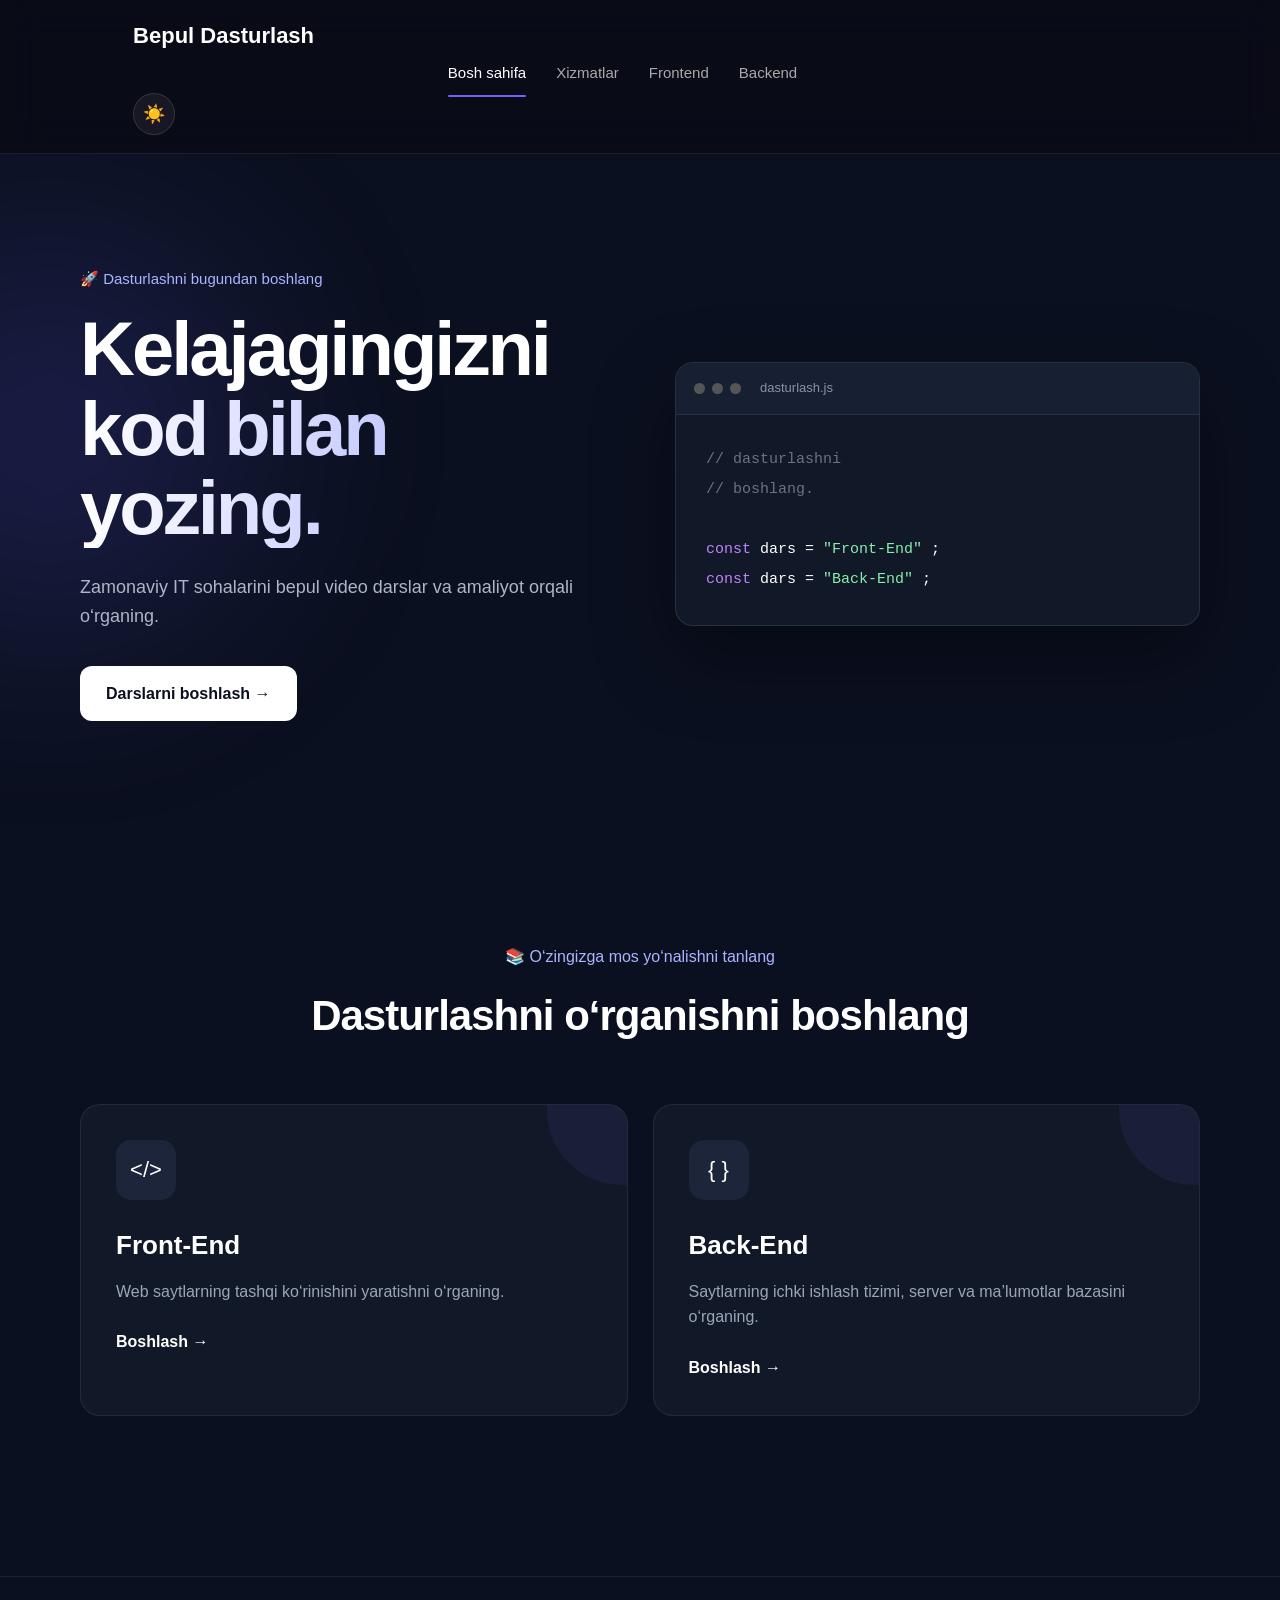
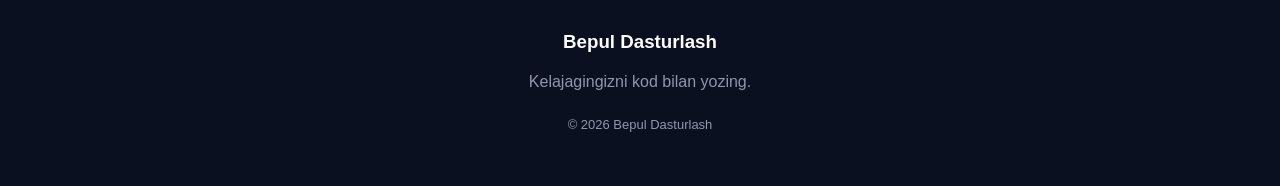
<file: bepul-dasturlash/frontend/index.html>
<!DOCTYPE html>
<html lang="uz">

<head>
    <meta charset="UTF-8">
    <meta name="viewport" content="width=device-width, initial-scale=1.0">

    <title>Bepul Dasturlash</title>

    <link rel="stylesheet" href="css/style.css">

    <link rel="icon" type="imege/png" href="assets/images/bepul-dastrulash.png">

</head>

<body>

    <!-- NAVBAR -->
    <header class="navbar">
        <div class="container">

            <a href="#" class="logo">
                Bepul Dasturlash
            </a>

            <nav class="nav-menu">
                <a href="#">Bosh sahifa</a>
                <a href="pages/services.html">Xizmatlar</a>
                <a href="pages/frontend.html">Frontend</a>
                <a href="pages/backend.html">Backend</a>
            </nav>

            <div class="navbar-actions">

                <button id="themeToggle" class="theme-toggle" aria-label="Rang rejimini almashtirish">
                    🌙
                </button>

            </div>

        </div>
    </header>


    <!-- HERO -->
    <main>

        <section class="hero">
            <div class="container hero-content">

                <div class="hero-text">

                    <p class="hero-small-text">
                        🚀 Dasturlashni bugundan boshlang
                    </p>

                    <h1>
                        Kelajagingizni
                        <span>kod bilan yozing.</span>
                    </h1>

                    <p class="hero-description">
                        Zamonaviy IT sohalarini bepul video darslar
                        va amaliyot orqali o‘rganing.
                    </p>

                    <a href="#" class="primary-btn">
                        Darslarni boshlash →
                    </a>

                </div>


                <!-- CODE WINDOW -->
                <div class="code-window">

                    <div class="code-header">
                        <span></span>
                        <span></span>
                        <span></span>

                        <p>dasturlash.js</p>
                    </div>

                    <div class="code-content">

                        <p>
                            <span class="code-comment">
                                // dasturlashni
                            </span>
                        </p>

                        <p>
                            <span class="code-comment">
                                // boshlang.
                            </span>
                        </p>

                        <br>

                        <p>
                            <span class="code-keyword">const</span>
                            dars =
                            <span class="code-string">
                                "Front-End"
                            </span>;
                        </p>

                        <p>
                            <span class="code-keyword">const</span>
                            dars =
                            <span class="code-string">
                                "Back-End"
                            </span>;
                        </p>

                    </div>

                </div>

            </div>
        </section>


        <!-- COURSES -->
        <section class="courses">

            <div class="container">

                <div class="section-heading">

                    <p>
                        📚 O‘zingizga mos yo‘nalishni tanlang
                    </p>

                    <h2>
                        Dasturlashni o‘rganishni boshlang
                    </h2>

                </div>


                <div class="course-grid">

                    <!-- FRONTEND -->
                    <article class="course-card">

                        <div class="course-icon">
                            &lt;/&gt;
                        </div>

                        <h3>
                            Front-End
                        </h3>

                        <p>
                            Web saytlarning tashqi ko‘rinishini
                            yaratishni o‘rganing.
                        </p>

                        <a href="pages/frontend.html" class="course-btn">
                            Boshlash →
                        </a>

                    </article>


                    <!-- BACKEND -->
                    <article class="course-card">

                        <div class="course-icon">
                            { }
                        </div>

                        <h3>
                            Back-End
                        </h3>

                        <p>
                            Saytlarning ichki ishlash tizimi,
                            server va ma’lumotlar bazasini o‘rganing.
                        </p>

                        <a href="pages/backend.html" class="course-btn">
                            Boshlash →
                        </a>

                    </article>

                </div>

            </div>

        </section>

    </main>


    <!-- FOOTER -->
    <footer class="footer">

        <div class="container">

            <h3>
                Bepul Dasturlash
            </h3>

            <p>
                Kelajagingizni kod bilan yozing.
            </p>

            <p class="copyright">
                © 2026 Bepul Dasturlash
            </p>

        </div>

    </footer>

    <script src="js/main.js"></script>

</body>
</html>
</file>
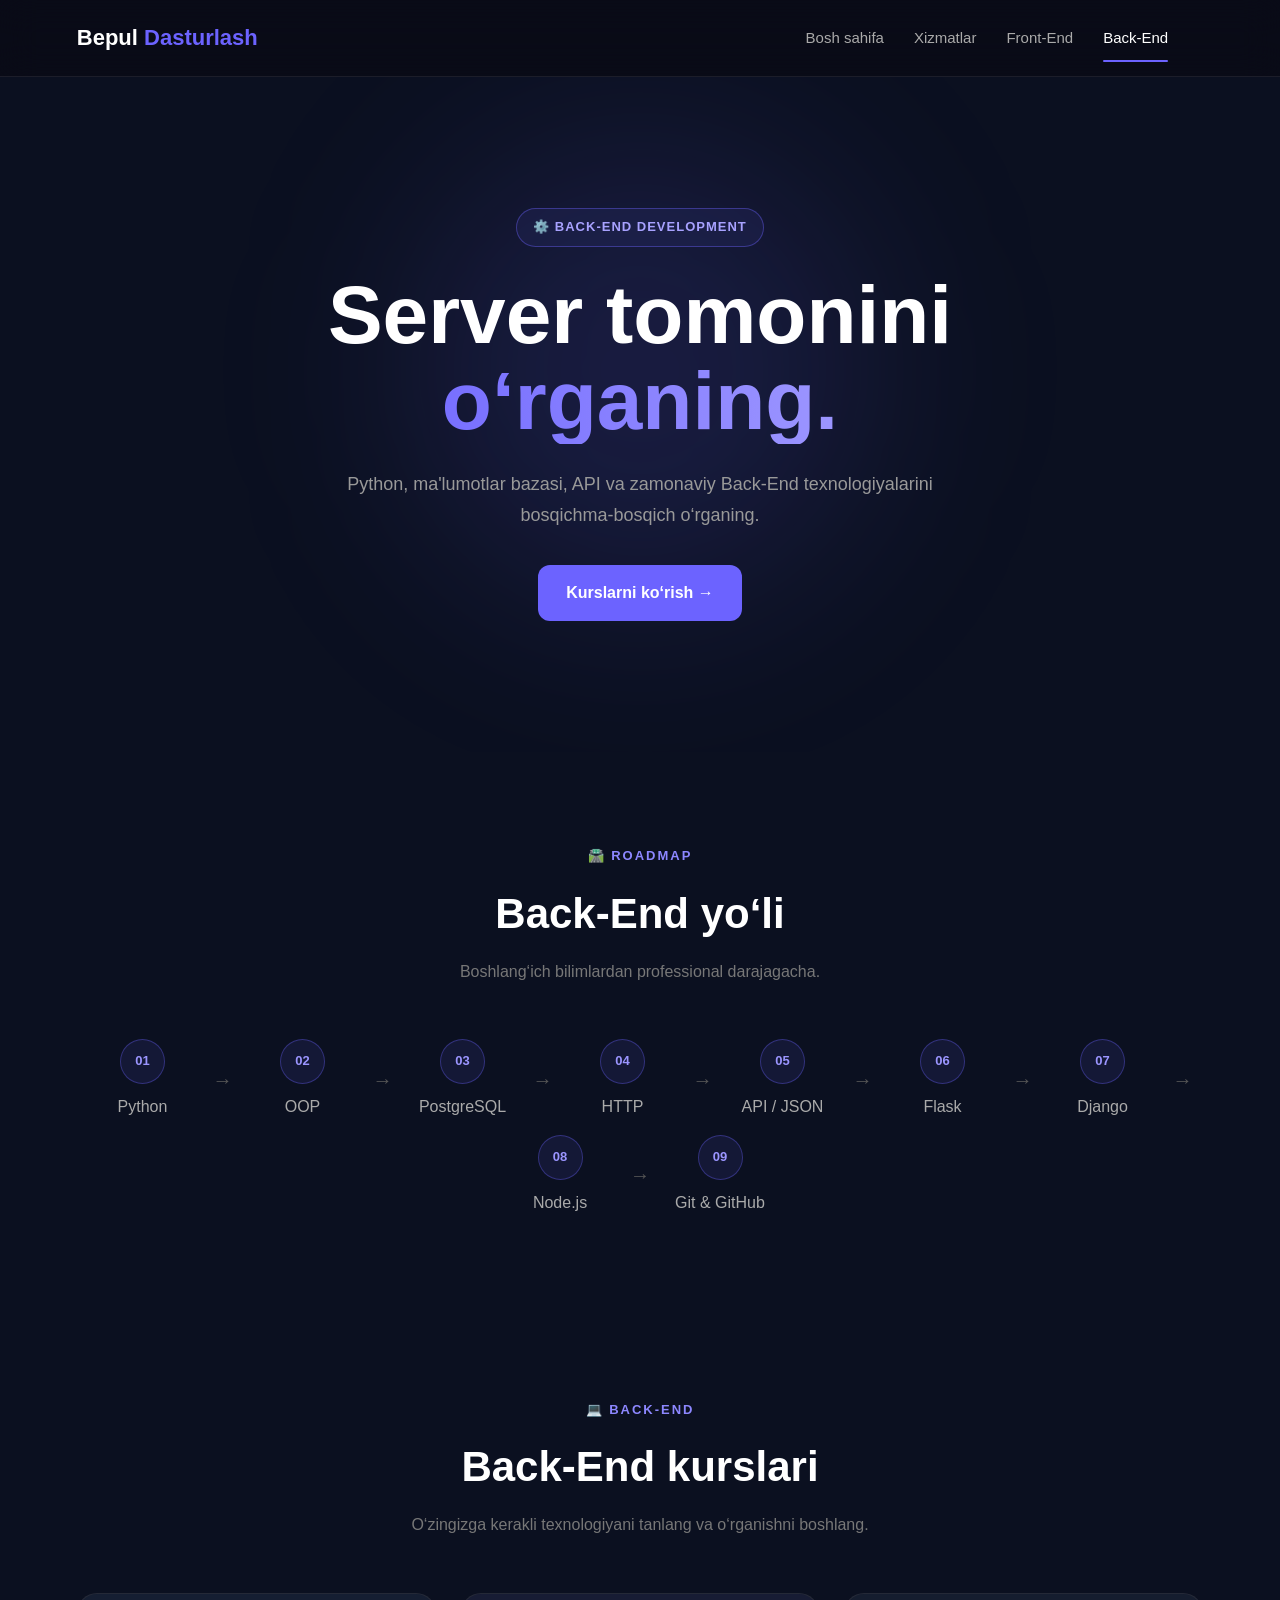
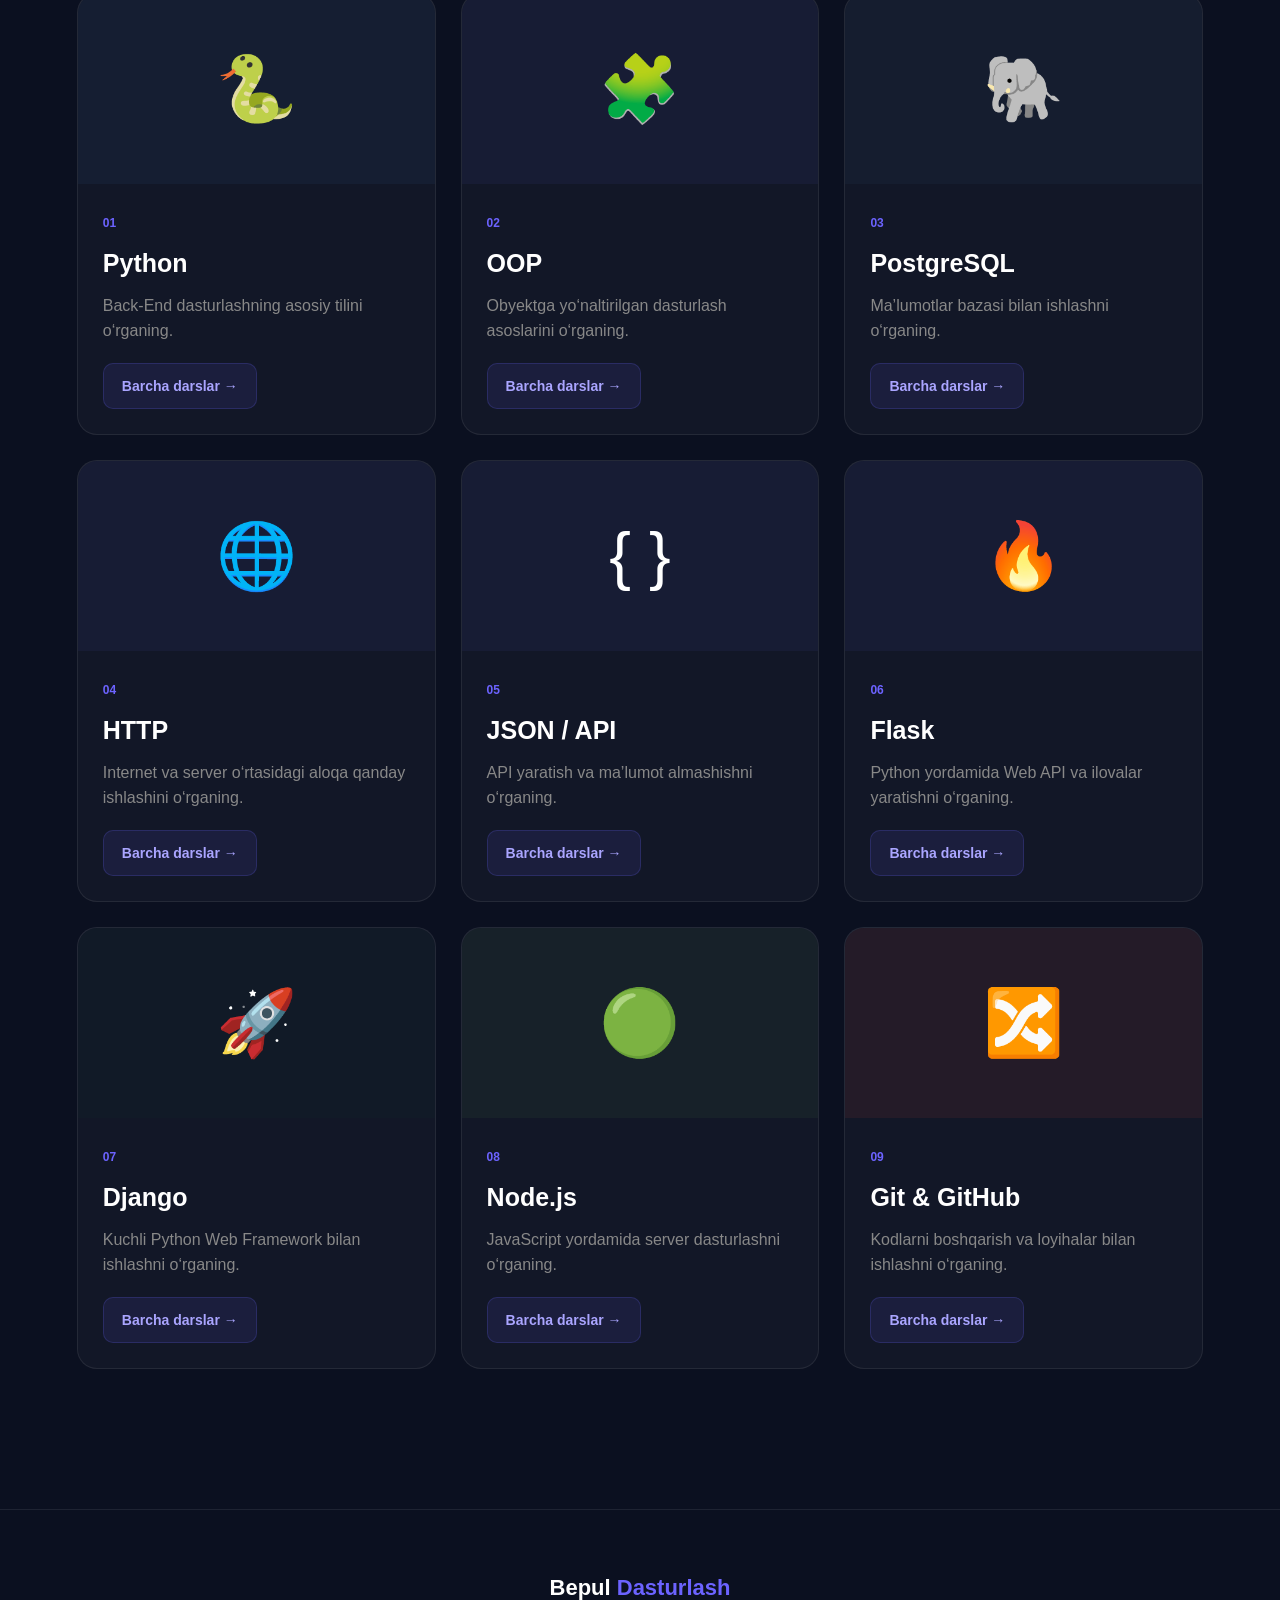
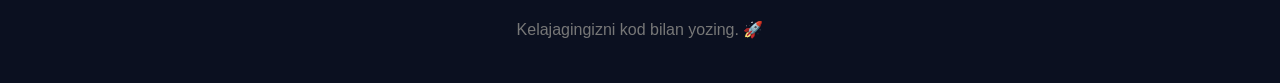
<file: bepul-dasturlash/frontend/pages/backend.html>
<!DOCTYPE html>
<html lang="uz">
<head>
    <meta charset="UTF-8">
    <meta name="viewport" content="width=device-width, initial-scale=1.0">

    <title>Back-End dasturlash | Bepul Dasturlash</title>

    <link rel="stylesheet" href="../css/style.css">
    <link rel="stylesheet" href="../css/backend.css">
</head>

<body>

    <!-- NAVBAR -->
    <header class="navbar">

    <div class="logo">
        Bepul <span>Dasturlash</span>
    </div>

    <nav>

        <a href="../index.html">
            Bosh sahifa
        </a>

        <a href="services.html">
            Xizmatlar
        </a>

        <a href="frontend.html">
            Front-End
        </a>

        <a href="pages/backend.html">
            Back-End
        </a>

    </nav>

</header>


    <!-- HERO -->
    <section class="backend-hero">

        <div class="backend-hero-content">

            <span class="backend-badge">
                ⚙️ BACK-END DEVELOPMENT
            </span>

            <h1>
                Server tomonini
                <span>o‘rganing.</span>
            </h1>

            <p>
                Python, ma'lumotlar bazasi, API va zamonaviy
                Back-End texnologiyalarini bosqichma-bosqich o‘rganing.
            </p>

            <a href="#backend-courses" class="backend-primary-btn">
                Kurslarni ko‘rish →
            </a>

        </div>

    </section>


    <!-- ROADMAP -->
    <section class="backend-roadmap">

        <div class="section-title">

            <span>🛣️ ROADMAP</span>

            <h2>
                Back-End yo‘li
            </h2>

            <p>
                Boshlang‘ich bilimlardan professional darajagacha.
            </p>

        </div>


        <div class="roadmap-line">

            <div class="roadmap-item">
                <div class="roadmap-number">01</div>
                <span>Python</span>
            </div>

            <div class="roadmap-arrow">→</div>

            <div class="roadmap-item">
                <div class="roadmap-number">02</div>
                <span>OOP</span>
            </div>

            <div class="roadmap-arrow">→</div>

            <div class="roadmap-item">
                <div class="roadmap-number">03</div>
                <span>PostgreSQL</span>
            </div>

            <div class="roadmap-arrow">→</div>

            <div class="roadmap-item">
                <div class="roadmap-number">04</div>
                <span>HTTP</span>
            </div>

            <div class="roadmap-arrow">→</div>

            <div class="roadmap-item">
                <div class="roadmap-number">05</div>
                <span>API / JSON</span>
            </div>

            <div class="roadmap-arrow">→</div>

            <div class="roadmap-item">
                <div class="roadmap-number">06</div>
                <span>Flask</span>
            </div>

            <div class="roadmap-arrow">→</div>

            <div class="roadmap-item">
                <div class="roadmap-number">07</div>
                <span>Django</span>
            </div>

            <div class="roadmap-arrow">→</div>

            <div class="roadmap-item">
                <div class="roadmap-number">08</div>
                <span>Node.js</span>
            </div>

            <div class="roadmap-arrow">→</div>

            <div class="roadmap-item">
                <div class="roadmap-number">09</div>
                <span>Git & GitHub</span>
            </div>

        </div>

    </section>


    <!-- COURSES -->
    <section class="backend-courses" id="backend-courses">

        <div class="section-title">

            <span>💻 BACK-END</span>

            <h2>
                Back-End kurslari
            </h2>

            <p>
                O‘zingizga kerakli texnologiyani tanlang va o‘rganishni boshlang.
            </p>

        </div>


        <div class="backend-course-grid">


            <!-- PYTHON -->
            <div class="backend-course-card">

                <div class="backend-course-image python">
                    <span>🐍</span>
                </div>

                <div class="backend-course-content">

                    <span class="course-number">01</span>

                    <h3>Python</h3>

                    <p>
                        Back-End dasturlashning asosiy tilini o‘rganing.
                    </p>

                    <a href="courses.html?course=python" class="backend-course-btn">
                        Barcha darslar →
                    </a>

                </div>

            </div>


            <!-- OOP -->
            <div class="backend-course-card">

                <div class="backend-course-image oop">
                    <span>🧩</span>
                </div>

                <div class="backend-course-content">

                    <span class="course-number">02</span>

                    <h3>OOP</h3>

                    <p>
                        Obyektga yo‘naltirilgan dasturlash asoslarini o‘rganing.
                    </p>

                    <a href="courses.html?course=oop" class="backend-course-btn">
                        Barcha darslar →
                    </a>

                </div>

            </div>


            <!-- POSTGRESQL -->
            <div class="backend-course-card">

                <div class="backend-course-image postgresql">
                    <span>🐘</span>
                </div>

                <div class="backend-course-content">

                    <span class="course-number">03</span>

                    <h3>PostgreSQL</h3>

                    <p>
                        Ma’lumotlar bazasi bilan ishlashni o‘rganing.
                    </p>

                    <a href="courses.html?course=postgresql" class="backend-course-btn">
                        Barcha darslar →
                    </a>

                </div>

            </div>


            <!-- HTTP -->
            <div class="backend-course-card">

                <div class="backend-course-image http">
                    <span>🌐</span>
                </div>

                <div class="backend-course-content">

                    <span class="course-number">04</span>

                    <h3>HTTP</h3>

                    <p>
                        Internet va server o‘rtasidagi aloqa qanday ishlashini o‘rganing.
                    </p>

                    <a href="courses.html?course=http" class="backend-course-btn">
                        Barcha darslar →
                    </a>

                </div>

            </div>


            <!-- JSON API -->
            <div class="backend-course-card">

                <div class="backend-course-image api">
                    <span>{ }</span>
                </div>

                <div class="backend-course-content">

                    <span class="course-number">05</span>

                    <h3>JSON / API</h3>

                    <p>
                        API yaratish va ma’lumot almashishni o‘rganing.
                    </p>

                    <a href="courses.html?course=api" class="backend-course-btn">
                        Barcha darslar →
                    </a>

                </div>

            </div>


            <!-- FLASK -->
            <div class="backend-course-card">

                <div class="backend-course-image flask">
                    <span>🔥</span>
                </div>

                <div class="backend-course-content">

                    <span class="course-number">06</span>

                    <h3>Flask</h3>

                    <p>
                        Python yordamida Web API va ilovalar yaratishni o‘rganing.
                    </p>

                    <a href="courses.html?course=flask" class="backend-course-btn">
                        Barcha darslar →
                    </a>

                </div>

            </div>


            <!-- DJANGO -->
            <div class="backend-course-card">

                <div class="backend-course-image django">
                    <span>🚀</span>
                </div>

                <div class="backend-course-content">

                    <span class="course-number">07</span>

                    <h3>Django</h3>

                    <p>
                        Kuchli Python Web Framework bilan ishlashni o‘rganing.
                    </p>

                    <a href="courses.html?course=django" class="backend-course-btn">
                        Barcha darslar →
                    </a>

                </div>

            </div>


            <!-- NODE -->
            <div class="backend-course-card">

                <div class="backend-course-image node">
                    <span>🟢</span>
                </div>

                <div class="backend-course-content">

                    <span class="course-number">08</span>

                    <h3>Node.js</h3>

                    <p>
                        JavaScript yordamida server dasturlashni o‘rganing.
                    </p>

                    <a href="courses.html?course=nodejs" class="backend-course-btn">
                        Barcha darslar →
                    </a>

                </div>

            </div>


            <!-- GIT -->
            <div class="backend-course-card">

                <div class="backend-course-image git">
                    <span>🔀</span>
                </div>

                <div class="backend-course-content">

                    <span class="course-number">09</span>

                    <h3>Git & GitHub</h3>

                    <p>
                        Kodlarni boshqarish va loyihalar bilan ishlashni o‘rganing.
                    </p>

                    <a href="courses.html?course=git" class="backend-course-btn">
                        Barcha darslar →
                    </a>

                </div>

            </div>


        </div>

    </section>


    <!-- FOOTER -->
    <footer>

        <div class="logo">
            Bepul <span>Dasturlash</span>
        </div>

        <p>
            Kelajagingizni kod bilan yozing. 🚀
        </p>

    </footer>

    <script src="../js/main.js"></script>

</body>
</html>
</file>
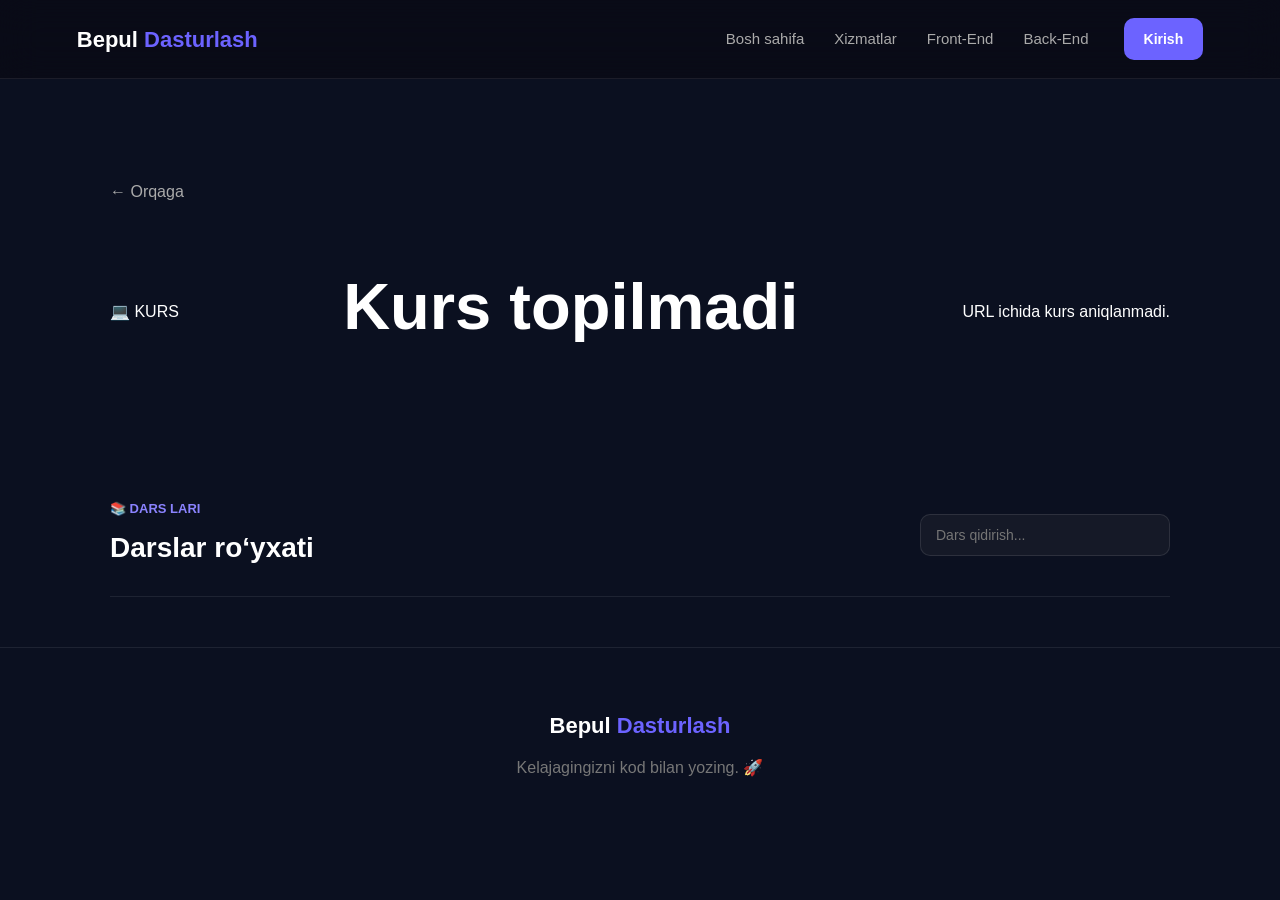
<file: bepul-dasturlash/frontend/pages/courses.html>
<!DOCTYPE html>
<html lang="uz">

<head>
    <meta charset="UTF-8">
    <meta name="viewport" content="width=device-width, initial-scale=1.0">

    <title>Kurs darslari | Bepul Dasturlash</title>

    <link rel="stylesheet" href="../css/style.css">
    <link rel="stylesheet" href="../css/courses.css">
</head>

<body>

    <!-- NAVBAR -->

    <header class="navbar">

        <div class="logo">
            Bepul <span>Dasturlash</span>
        </div>

        <nav>
            <a href="../index.html">Bosh sahifa</a>
            <a href="services.html">Xizmatlar</a>
            <a href="frontend.html">Front-End</a>
            <a href="backend.html">Back-End</a>
        </nav>

        <a href="login.html" class="login-btn">
            Kirish
        </a>

    </header>


    <!-- COURSE HEADER -->

    <main>

        <section class="course-header">

            <a href="javascript:history.back()" class="back-button">
                ← Orqaga
            </a>

            <div class="course-header-content">

                <span class="course-badge">
                    💻 KURS
                </span>

                <h1 id="courseTitle">
                    Kurs darslari
                </h1>

                <p id="courseDescription">
                    Darslarni bosqichma-bosqich o‘rganing.
                </p>

            </div>

        </section>


        <!-- LESSONS -->

        <section class="lessons-section">

            <div class="lessons-top">

                <div>

                    <span class="section-label">
                        📚 DARS LARI
                    </span>

                    <h2>
                        Darslar ro‘yxati
                    </h2>

                </div>


                <div class="search-box">

                    <input
                        type="text"
                        id="lessonSearch"
                        placeholder="Dars qidirish..."
                    >

                </div>

            </div>


            <div
                class="lesson-grid"
                id="lessonList">

                <!-- JavaScript darslarni shu yerga chiqaradi -->

            </div>

        </section>

    </main>


    <!-- FOOTER -->

    <footer>

        <div class="logo">
            Bepul <span>Dasturlash</span>
        </div>

        <p>
            Kelajagingizni kod bilan yozing. 🚀
        </p>

    </footer>


    <script src="../js/courses.js"></script>

</body>
</html>
</file>
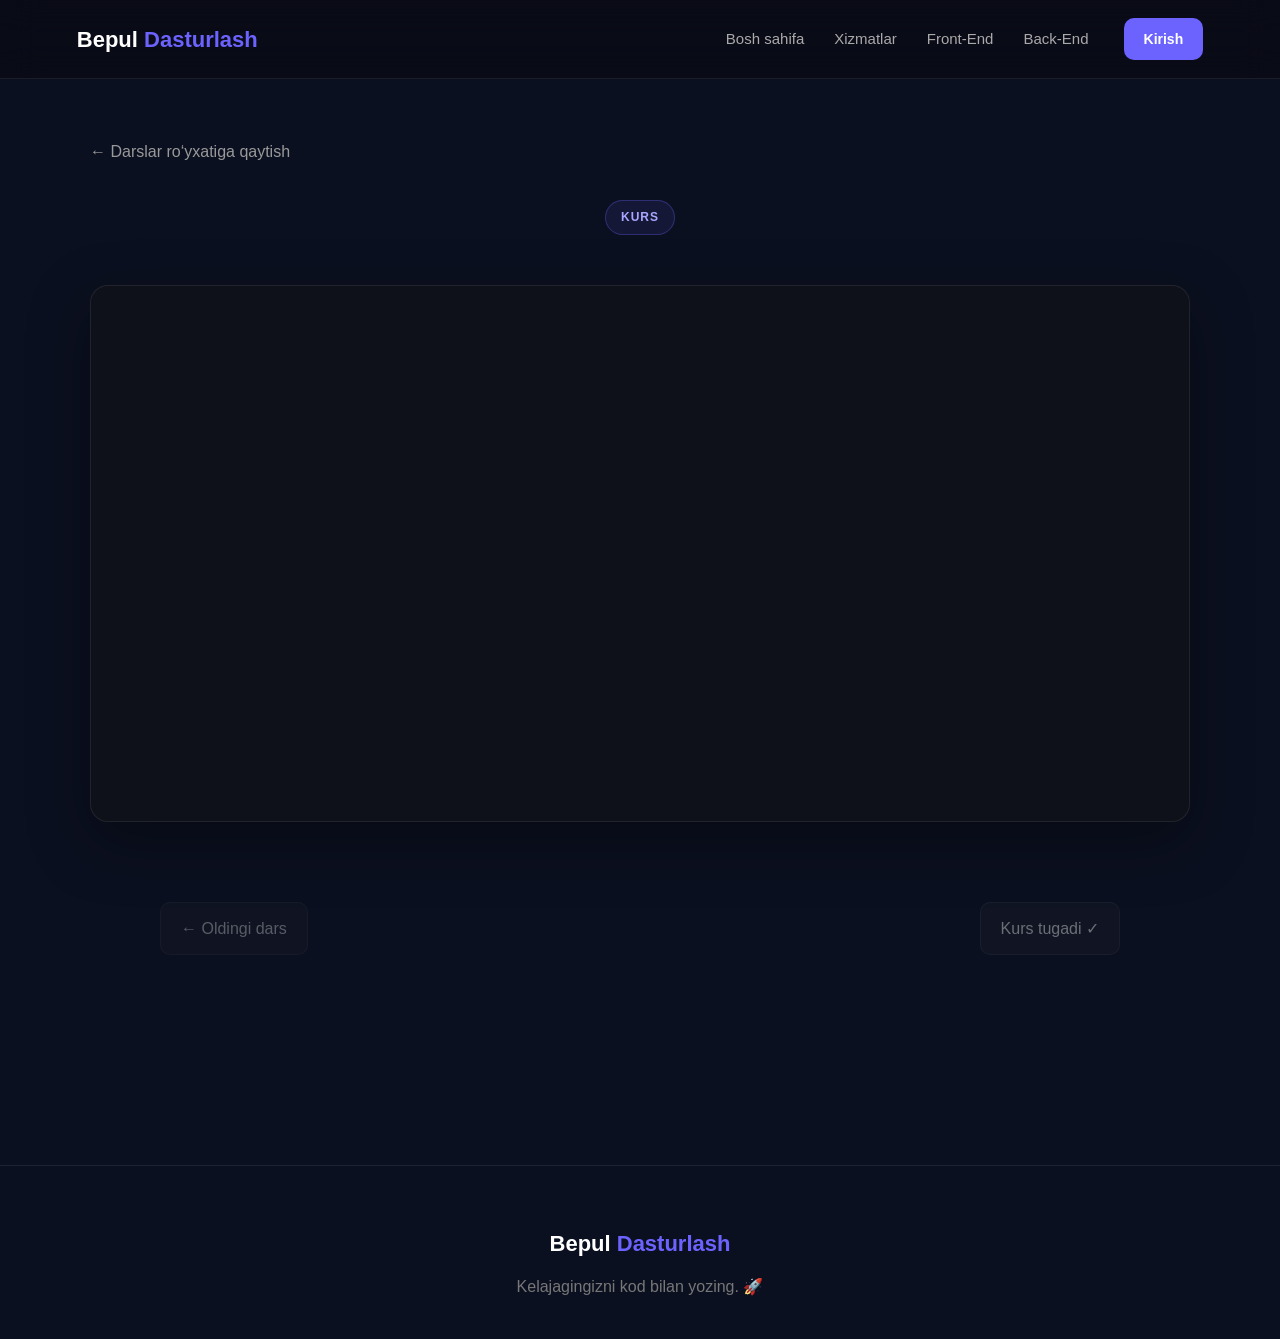
<file: bepul-dasturlash/frontend/pages/lesson.html>
<!DOCTYPE html>
<html lang="uz">

<head>
    <meta charset="UTF-8">
    <meta name="viewport" content="width=device-width, initial-scale=1.0">

    <title>Dars | Bepul Dasturlash</title>

    <link rel="stylesheet" href="../css/style.css">
    <link rel="stylesheet" href="../css/lesson.css">
</head>

<body>

    <!-- NAVBAR -->

    <header class="navbar">

        <div class="logo">
            Bepul <span>Dasturlash</span>
        </div>

        <nav>
            <a href="../index.html">Bosh sahifa</a>
            <a href="services.html">Xizmatlar</a>
            <a href="frontend.html">Front-End</a>
            <a href="backend.html">Back-End</a>
        </nav>

        <a href="login.html" class="login-btn">
            Kirish
        </a>

    </header>


    <!-- LESSON -->

    <main class="lesson-page">

        <!-- BACK -->

        <a href="#" id="backToCourses" class="lesson-back">
            ← Darslar ro‘yxatiga qaytish
        </a>


        <!-- HEADER -->

        <section class="lesson-header">

            <span class="lesson-badge" id="lessonBadge">
                FRONT-END
            </span>

        </section>


        <!-- VIDEO PLACEHOLDER -->

        <section class="video-section">

            <div class="video-container">

                <iframe
                    id="lessonVideo"
                    title="YouTube video darsi"
                    allow="accelerometer; autoplay; clipboard-write; encrypted-media; gyroscope; picture-in-picture; web-share"
                    allowfullscreen>
                </iframe>

            </div>

        </section>

        <section class="lesson-content">

            <!-- NAVIGATION -->

            <div class="lesson-navigation">

                <a href="#" id="previousLesson" class="prev-lesson">
                    ← Oldingi dars
                </a>

                <a href="#" id="nextLesson" class="next-lesson">
                    Keyingi dars →
                </a>

            </div>

        </section>

    </main>

    <!-- FOOTER -->

    <footer>

        <div class="logo">
            Bepul <span>Dasturlash</span>
        </div>

        <p>
            Kelajagingizni kod bilan yozing. 🚀
        </p>

    </footer>


    <script src="../js/lesson.js"></script>

</body>
</html>
</file>
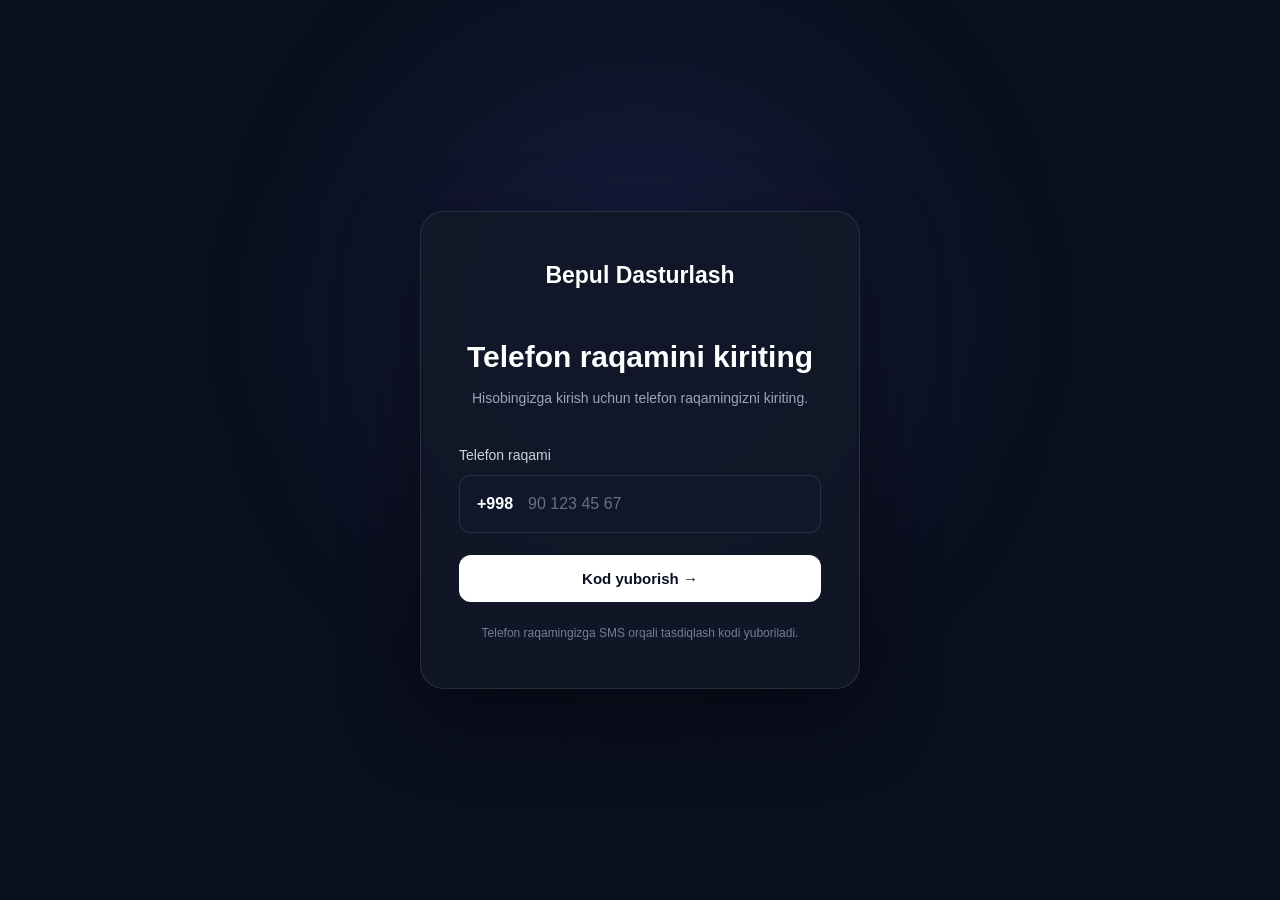
<file: bepul-dasturlash/frontend/pages/login.html>
<!DOCTYPE html>
<html lang="uz">

<head>
    <meta charset="UTF-8">

    <meta
        name="viewport"
        content="width=device-width, initial-scale=1.0"
    >

    <title>Kirish | Bepul Dasturlash</title>

    <link rel="stylesheet" href="../css/style.css">
    <link rel="stylesheet" href="../css/login.css">
</head>

<body>

    <main class="auth-page">

        <div class="auth-card">

            <!-- LOGO -->
            <a href="../index.html" class="auth-logo">
                Bepul Dasturlash
            </a>


            <!-- TITLE -->
            <div class="auth-heading">

                <h1>
                    Telefon raqamini kiriting
                </h1>

                <p>
                    Hisobingizga kirish uchun
                    telefon raqamingizni kiriting.
                </p>

            </div>


            <!-- FORM -->
            <form id="loginForm">

                <label for="phone">
                    Telefon raqami
                </label>

                <div class="phone-input">

                    <span>
                        +998
                    </span>

                    <input
                        type="tel"
                        id="phone"
                        placeholder="90 123 45 67"
                        maxlength="9"
                        required
                    >

                </div>


                <button
                    type="submit"
                    class="auth-button"
                >
                    Kod yuborish →
                </button>

            </form>


            <p class="auth-info">
                Telefon raqamingizga SMS orqali
                tasdiqlash kodi yuboriladi.
            </p>

        </div>

    </main>


    <script src="../js/login.js"></script>

</body>
</html>
</file>
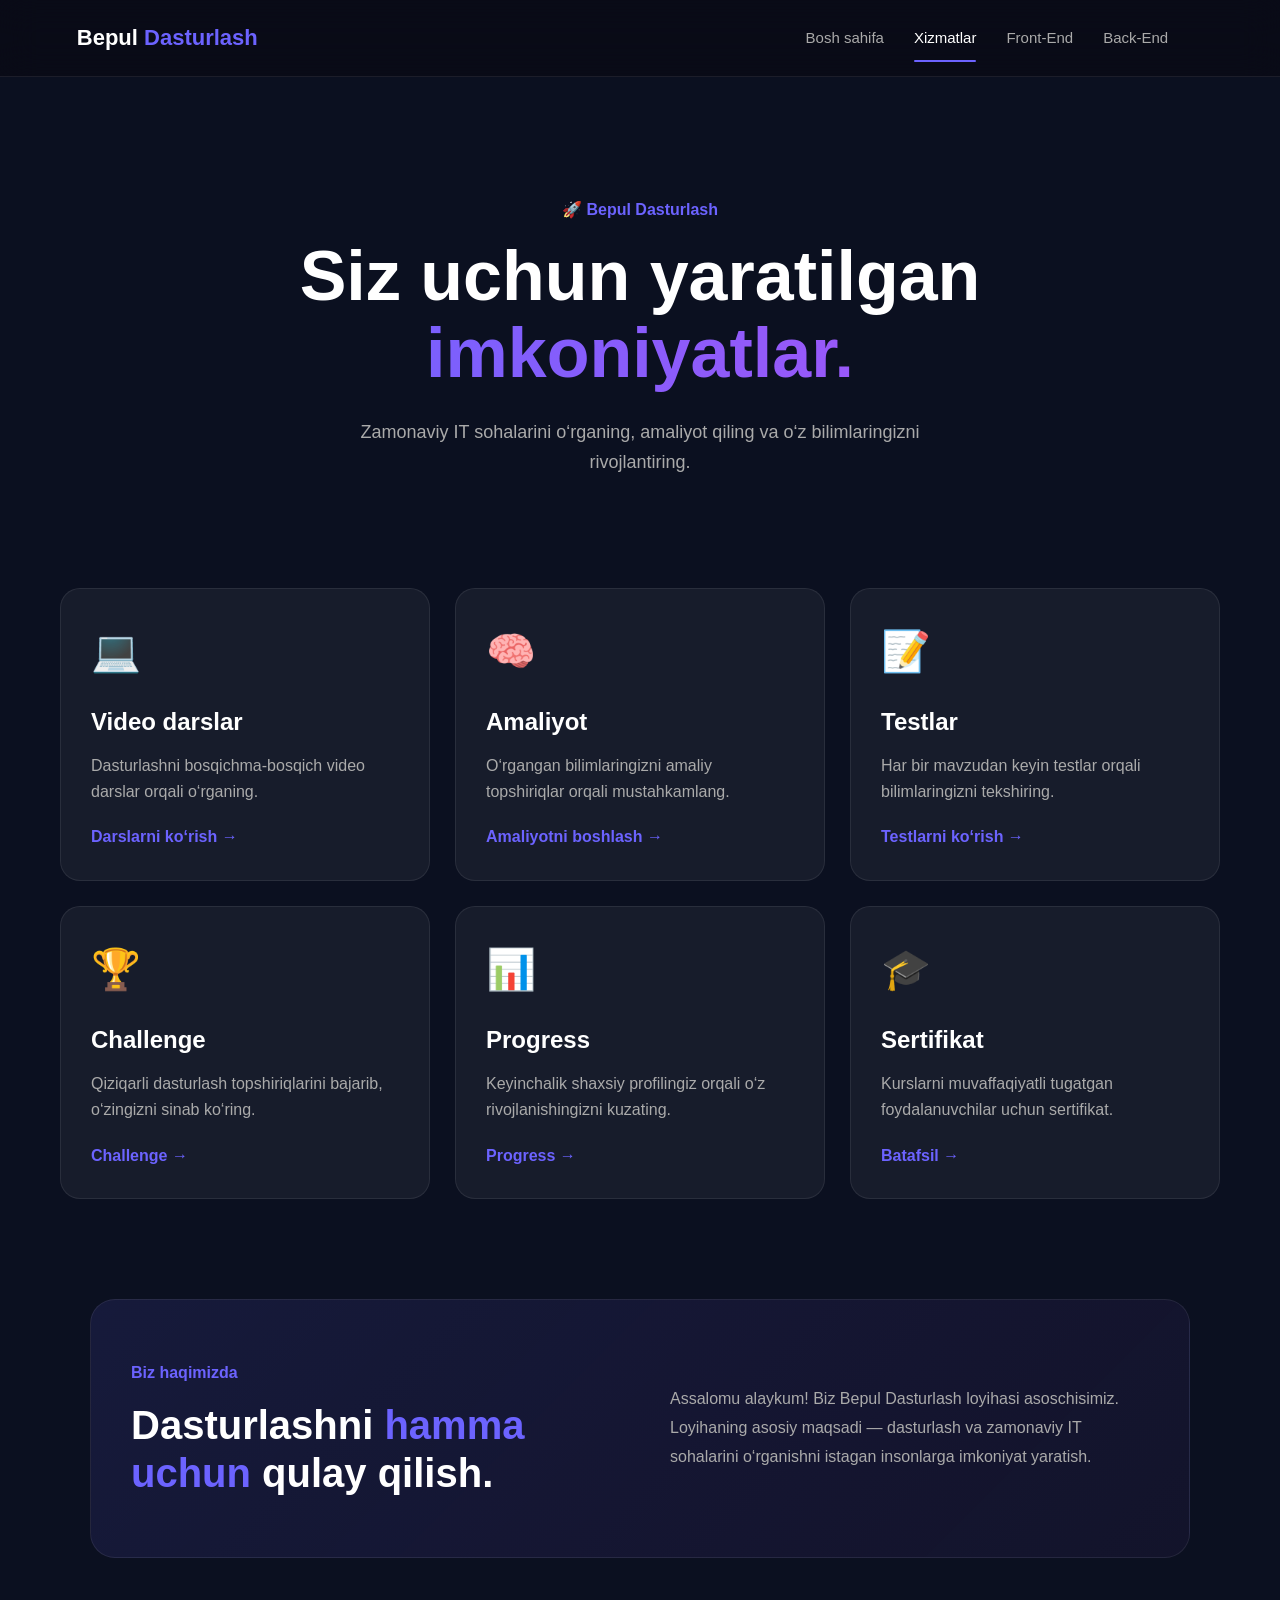
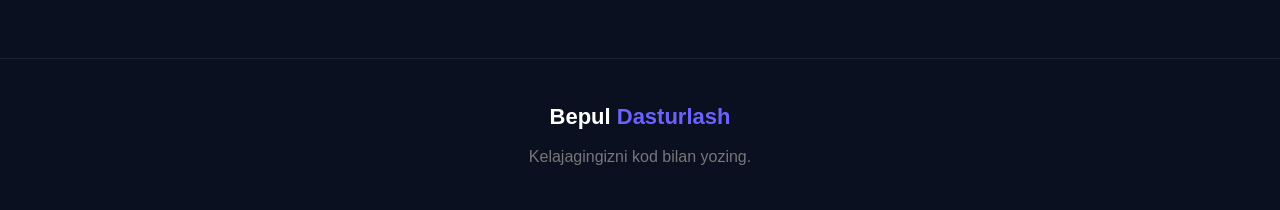
<file: bepul-dasturlash/frontend/pages/services.html>
<!DOCTYPE html>
<html lang="uz">

<head>
    <meta charset="UTF-8">

    <meta name="viewport" content="width=device-width, initial-scale=1.0">

    <title>Xizmatlar | Bepul Dasturlash</title>

    <link rel="stylesheet" href="../css/style.css">
    <link rel="stylesheet" href="../css/services.css">
</head>

<body>

    <!-- NAVBAR -->

    <header class="navbar">

    <div class="logo">
        Bepul <span>Dasturlash</span>
    </div>

    <nav>

        <a href="../index.html">
            Bosh sahifa
        </a>

        <a href="pages/services.html">
            Xizmatlar
        </a>

        <a href="frontend.html">
            Front-End
        </a>

        <a href="backend.html">
            Back-End
        </a>

    </nav>

</header>


    <!-- HERO -->

    <section class="services-hero">

        <p class="small-title">🚀 Bepul Dasturlash</p>

        <h1>
            Siz uchun yaratilgan
            <span>imkoniyatlar.</span>
        </h1>

        <p>
            Zamonaviy IT sohalarini o‘rganing,
            amaliyot qiling va o‘z bilimlaringizni
            rivojlantiring.
        </p>

    </section>


    <!-- SERVICES -->

    <section class="services">

        <div class="service-card">

            <div class="service-icon">💻</div>

            <h2>Video darslar</h2>

            <p>
                Dasturlashni bosqichma-bosqich
                video darslar orqali o‘rganing.
            </p>

            <a href="frontend.html">
                Darslarni ko‘rish →
            </a>

        </div>


        <div class="service-card">

            <div class="service-icon">🧠</div>

            <h2>Amaliyot</h2>

            <p>
                O‘rgangan bilimlaringizni amaliy
                topshiriqlar orqali mustahkamlang.
            </p>

            <a href="#">
                Amaliyotni boshlash →
            </a>

        </div>


        <div class="service-card">

            <div class="service-icon">📝</div>

            <h2>Testlar</h2>

            <p>
                Har bir mavzudan keyin testlar
                orqali bilimlaringizni tekshiring.
            </p>

            <a href="#">
                Testlarni ko‘rish →
            </a>

        </div>


        <div class="service-card">

            <div class="service-icon">🏆</div>

            <h2>Challenge</h2>

            <p>
                Qiziqarli dasturlash topshiriqlarini
                bajarib, o‘zingizni sinab ko‘ring.
            </p>

            <a href="#">
                Challenge →
            </a>

        </div>


        <div class="service-card">

            <div class="service-icon">📊</div>

            <h2>Progress</h2>

            <p>
                Keyinchalik shaxsiy profilingiz orqali
                o‘z rivojlanishingizni kuzating.
            </p>

            <a href="#">
                Progress →
            </a>

        </div>


        <div class="service-card">

            <div class="service-icon">🎓</div>

            <h2>Sertifikat</h2>

            <p>
                Kurslarni muvaffaqiyatli tugatgan
                foydalanuvchilar uchun sertifikat.
            </p>

            <a href="#">
                Batafsil →
            </a>

        </div>

    </section>


    <!-- ABOUT -->

    <section class="about-project">

        <div>

            <p class="small-title">Biz haqimizda</p>

            <h2>
                Dasturlashni
                <span>hamma uchun</span>
                qulay qilish.
            </h2>

        </div>

        <p>
            Assalomu alaykum! Biz Bepul Dasturlash
            loyihasi asoschisimiz. Loyihaning asosiy
            maqsadi — dasturlash va zamonaviy IT
            sohalarini o‘rganishni istagan insonlarga
            imkoniyat yaratish.
        </p>

    </section>


    <!-- FOOTER -->

    <footer>

        <div class="logo">
            Bepul <span>Dasturlash</span>
        </div>

        <p>
            Kelajagingizni kod bilan yozing.
        </p>

    </footer>

    <script src="../js/main.js"></script>

</body>
</html>
</file>
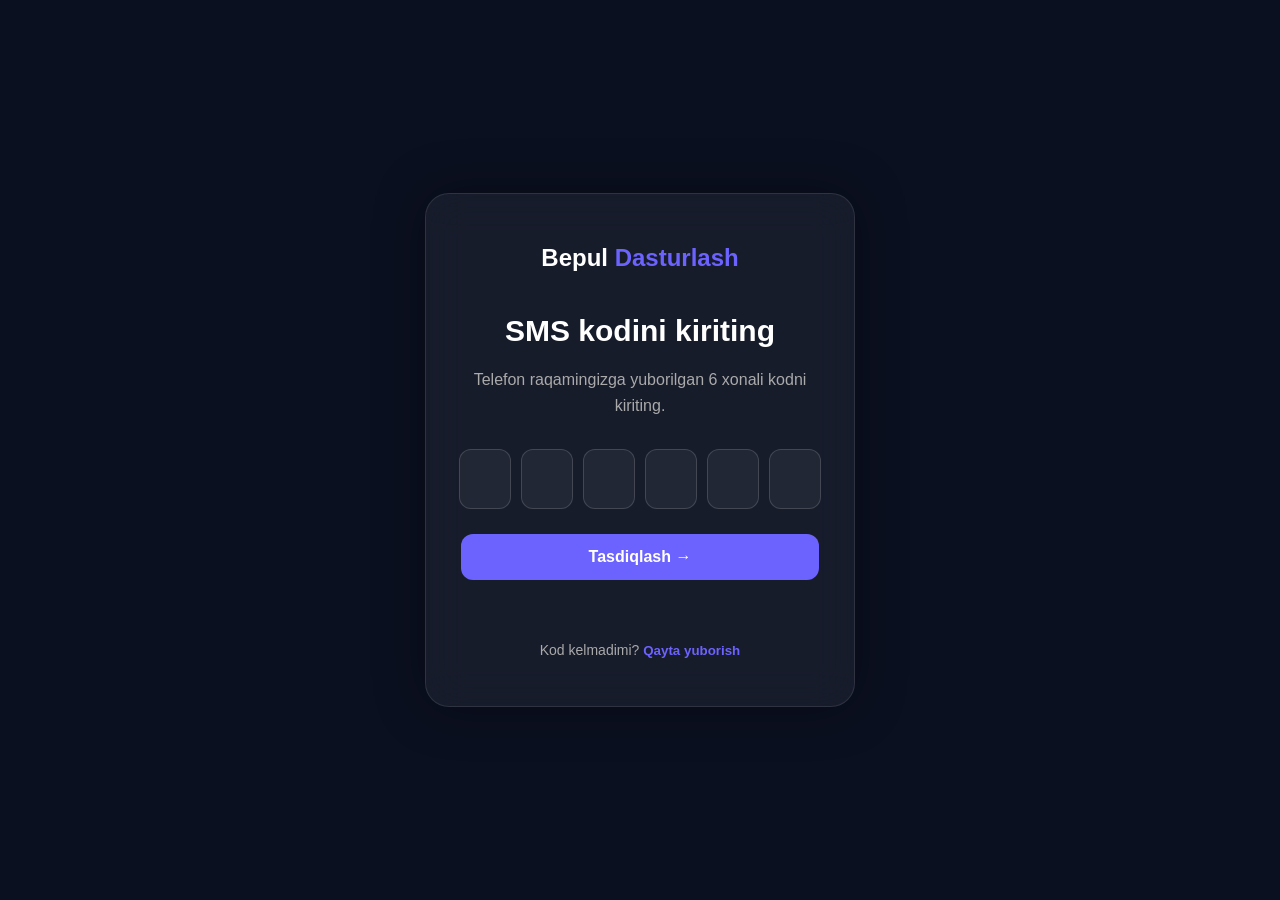
<file: bepul-dasturlash/frontend/pages/verify.html>
<!DOCTYPE html>
<html lang="uz">
<head>
    <meta charset="UTF-8">
    <meta name="viewport" content="width=device-width, initial-scale=1.0">

    <title>SMS tasdiqlash | Bepul Dasturlash</title>

    <link rel="stylesheet" href="../css/style.css">
    <link rel="stylesheet" href="../css/verify.css">
</head>

<body>

    <main class="verify-page">

        <div class="verify-card">

            <div class="logo">
                Bepul <span>Dasturlash</span>
            </div>

            <h1>SMS kodini kiriting</h1>

            <p class="verify-text">
                Telefon raqamingizga yuborilgan 6 xonali kodni kiriting.
            </p>

            <form id="verifyForm">

                <div class="otp-container">
                    <input type="text" maxlength="1" class="otp-input">
                    <input type="text" maxlength="1" class="otp-input">
                    <input type="text" maxlength="1" class="otp-input">
                    <input type="text" maxlength="1" class="otp-input">
                    <input type="text" maxlength="1" class="otp-input">
                    <input type="text" maxlength="1" class="otp-input">
                </div>

                <button type="submit">
                    Tasdiqlash →
                </button>

            </form>

            <p id="message"></p>

            <div class="resend">
                Kod kelmadimi?
                <button type="button" id="resendBtn">
                    Qayta yuborish
                </button>
            </div>

        </div>

    </main>

    <script src="../js/verify.js"></script>

</body>
</html>
</file>
<file: bepul-dasturlash/frontend/css/style.css>
/* =========================
   GLOBAL
========================= */

* {
    margin: 0;
    padding: 0;
    box-sizing: border-box;
}

html {
    scroll-behavior: smooth;
}

body {
    font-family: Arial, sans-serif;
    background: #0b1020;
    color: #ffffff;
    line-height: 1.6;
}

a {
    text-decoration: none;
    color: inherit;
}

.container {
    width: min(1120px, 90%);
    margin: 0 auto;
}


/* =========================
   NAVBAR
========================= */

.navbar {
    width: 100%;

    position: sticky;
    top: 0;
    z-index: 1000;

    display: flex;
    align-items: center;
    justify-content: space-between;

    padding: 18px 6%;

    background: rgba(10, 10, 20, 0.75);

    backdrop-filter: blur(18px);

    border-bottom: 1px solid
        rgba(255, 255, 255, 0.08);
}


/* LOGO */

.navbar .logo {
    flex-shrink: 0;

    font-size: 22px;
    font-weight: 800;

    color: white;

    white-space: nowrap;
}

.navbar .logo span {
    color: #6c63ff;
}


/* NAVIGATION */

.navbar nav {
    display: flex;

    align-items: center;

    justify-content: center;

    gap: 30px;

    margin-left: auto;
    margin-right: 35px;
}

.navbar nav a {
    position: relative;
    color: #aaa;
    text-decoration: none;
    font-size: 15px;
    font-weight: 500;
    padding: 8px 0;
    transition: color 0.3s ease;
}

.navbar nav a:hover {
    color: #fff;
}

/* Hover va active chiziq */
.navbar nav a::after {
    content: "";
    position: absolute;
    left: 0;
    bottom: -4px;
    width: 0;
    height: 2px;
    border-radius: 10px;
    background: #6c63ff;
    transition: width 0.3s ease;
}

/* Sichqoncha ustiga kelganda */
.navbar nav a:hover::after {
    width: 100%;
}

/* Hozirgi sahifa */
.navbar nav a.active {
    color: #fff;
}

.navbar nav a.active::after {
    width: 100%;
}

.navbar nav a:hover::after {
    width: 100%;
}


/* ACTIVE PAGE */

.navbar nav a.active {
    color: white;
}

.navbar nav a.active::after {
    width: 100%;
}


/* LOGIN BUTTON */

.navbar .login-btn {
    flex-shrink: 0;

    padding: 10px 20px;

    border-radius: 10px;

    background: #6c63ff;

    color: white;

    text-decoration: none;

    font-size: 14px;

    font-weight: 600;

    transition: 0.3s;
}

.navbar .login-btn:hover {
    transform: translateY(-2px);

    box-shadow:
        0 10px 25px
        rgba(108, 99, 255, 0.3);
}


/* MOBILE */

@media (max-width: 850px) {

    .navbar {
        padding: 15px 20px;

        flex-wrap: wrap;

        gap: 15px;
    }

    .navbar nav {
        order: 3;

        width: 100%;

        margin: 0;

        overflow-x: auto;

        justify-content: flex-start;

        padding-bottom: 5px;

        gap: 20px;
    }

    .navbar nav a {
        white-space: nowrap;
    }

}


/* =========================
   HERO
========================= */

.hero {
    min-height: 680px;

    display: flex;
    align-items: center;

    position: relative;
    overflow: hidden;
}

.hero::before {
    content: "";

    position: absolute;

    width: 400px;
    height: 400px;

    border-radius: 50%;

    background: rgba(94, 92, 230, 0.18);

    filter: blur(100px);

    top: 80px;
    left: -150px;
}

.hero-content {
    display: grid;
    grid-template-columns: 1fr 1fr;

    align-items: center;

    gap: 70px;

    position: relative;
    z-index: 1;
}

.hero-small-text {
    color: #aab4ff;
    font-size: 15px;
    margin-bottom: 18px;
}

.hero h1 {
    font-size: clamp(48px, 6vw, 76px);

    line-height: 1.05;

    letter-spacing: -3px;

    margin-bottom: 25px;
}

.hero h1 span {
    display: block;

    background: linear-gradient(
        90deg,
        #ffffff,
        #9da6ff
    );

    -webkit-background-clip: text;
    -webkit-text-fill-color: transparent;
}

.hero-description {
    max-width: 560px;

    color: #aeb5c7;

    font-size: 18px;

    margin-bottom: 35px;
}


/* =========================
   PRIMARY BUTTON
========================= */

.primary-btn {
    display: inline-block;

    padding: 15px 26px;

    border-radius: 12px;

    background: #ffffff;
    color: #0b1020;

    font-weight: 700;

    transition: 0.3s;
}

.primary-btn:hover {
    transform: translateY(-4px);

    box-shadow:
        0 12px 35px rgba(255, 255, 255, 0.15);
}


/* =========================
   CODE WINDOW
========================= */

.code-window {
    background: #111827;

    border: 1px solid rgba(255, 255, 255, 0.1);

    border-radius: 18px;

    overflow: hidden;

    box-shadow:
        0 30px 80px rgba(0, 0, 0, 0.4);

    transition: 0.4s;
}

.code-window:hover {
    transform: translateY(-8px);

    box-shadow:
        0 35px 90px rgba(0, 0, 0, 0.55);
}

.code-header {
    display: flex;
    align-items: center;

    gap: 7px;

    padding: 15px 18px;

    background: #171f32;

    border-bottom: 1px solid rgba(255, 255, 255, 0.08);
}

.code-header span {
    width: 11px;
    height: 11px;

    border-radius: 50%;

    background: #555;
}

.code-header p {
    margin-left: 12px;

    color: #8992a7;

    font-size: 13px;
}

.code-content {
    padding: 30px;

    font-family: "Courier New", monospace;

    font-size: 15px;

    line-height: 2;
}

.code-comment {
    color: #6b7280;
}

.code-keyword {
    color: #c084fc;
}

.code-string {
    color: #86efac;
}


/* =========================
   COURSES
========================= */

.courses {
    padding: 110px 0;
}

.section-heading {
    text-align: center;

    margin-bottom: 55px;
}

.section-heading p {
    color: #aab4ff;

    margin-bottom: 12px;
}

.section-heading h2 {
    font-size: 42px;

    letter-spacing: -1px;
}

.course-grid {
    display: grid;

    grid-template-columns: repeat(2, 1fr);

    gap: 25px;
}

.course-card {
    padding: 35px;

    background: #111827;

    border: 1px solid rgba(255, 255, 255, 0.08);

    border-radius: 20px;

    transition: 0.4s;

    position: relative;

    overflow: hidden;
}

.course-card::before {
    content: "";

    position: absolute;

    width: 150px;
    height: 150px;

    border-radius: 50%;

    background: rgba(120, 120, 255, 0.08);

    right: -70px;
    top: -70px;

    transition: 0.4s;
}

.course-card:hover {
    transform: translateY(-10px);

    border-color: rgba(255, 255, 255, 0.2);

    box-shadow:
        0 20px 50px rgba(0, 0, 0, 0.3);
}

.course-card:hover::before {
    transform: scale(1.6);
}

.course-icon {
    width: 60px;
    height: 60px;

    display: flex;
    align-items: center;
    justify-content: center;

    border-radius: 15px;

    background: #1c2539;

    font-size: 22px;

    margin-bottom: 25px;

    transition: 0.4s;
}

.course-card:hover .course-icon {
    transform: scale(1.12) rotate(3deg);
}

.course-card h3 {
    font-size: 26px;

    margin-bottom: 12px;
}

.course-card p {
    color: #9ca5b8;

    margin-bottom: 25px;
}

.course-card a {
    font-weight: 700;

    transition: 0.3s;
}

.course-card a:hover {
    letter-spacing: 1px;
}


/* =========================
   FOOTER
========================= */

.footer {
    padding: 50px 0;

    border-top: 1px solid rgba(255, 255, 255, 0.08);

    text-align: center;
}

.footer h3 {
    margin-bottom: 8px;
}

.footer p {
    color: #8f98aa;
}

.copyright {
    margin-top: 20px;

    font-size: 13px;
}


/* =========================
   📱 MOBILE
========================= */

@media (max-width: 800px) {

    .nav-menu {
        display: none;
    }

    .navbar .container {
        gap: 15px;
    }

    .hero {
        min-height: auto;

        padding: 90px 0;
    }

    .hero-content {
        grid-template-columns: 1fr;

        gap: 50px;
    }

    .hero h1 {
        font-size: 48px;

        letter-spacing: -2px;
    }

    .hero-description {
        font-size: 16px;
    }

    .code-content {
        padding: 22px;

        font-size: 13px;

        overflow-x: auto;
    }

    .courses {
        padding: 80px 0;
    }

    .section-heading h2 {
        font-size: 32px;
    }

    .course-grid {
        grid-template-columns: 1fr;
    }

    .course-card {
        padding: 28px;
    }

}


/* =========================
   📱 SMALL PHONE
========================= */

@media (max-width: 450px) {

    .container {
        width: 92%;
    }

    .logo {
        font-size: 18px;
    }

    .login-btn {
        padding: 8px 14px;

        font-size: 13px;
    }

    .hero h1 {
        font-size: 40px;
    }

    .primary-btn {
        width: 100%;

        text-align: center;
    }

    .code-window {
        border-radius: 14px;
    }

}

footer {
    width: 100%;

    padding: 60px 20px 40px;

    text-align: center;

    border-top: 1px solid
        rgba(255, 255, 255, 0.08);

    margin-top: 50px;
}

footer .logo {
    display: block;

    text-align: center;

    font-size: 22px;

    font-weight: 800;
}

footer .logo span {
    color: #6c63ff;
}

footer p {
    text-align: center;

    color: #777;

    margin-top: 12px;
}

/* =========================
   THEME BUTTON
========================= */

.navbar-actions {
    display: flex;
    align-items: center;
    gap: 12px;
}

.theme-toggle {
    width: 42px;
    height: 42px;
    border: 1px solid rgba(255, 255, 255, 0.12);
    border-radius: 50%;
    background: rgba(255, 255, 255, 0.06);
    color: white;
    font-size: 18px;
    cursor: pointer;
    transition: 0.3s ease;
}

.theme-toggle:hover {
    transform: rotate(15deg) scale(1.05);
    background: rgba(255, 255, 255, 0.12);
}

/* ==================================================
   LIGHT MODE — FAQAT BOSH SAHIFA
   DARK MODEGA TEGILMAYDI
================================================== */

body.light-mode {
    background:
        radial-gradient(circle at 10% 10%, rgba(108, 99, 255, 0.12), transparent 28%),
        radial-gradient(circle at 90% 20%, rgba(0, 184, 255, 0.10), transparent 25%),
        radial-gradient(circle at 50% 80%, rgba(46, 204, 113, 0.08), transparent 30%),
        #f7f9ff;

    color: #171725;
}


/* ==================================================
   NAVBAR
================================================== */

body.light-mode .navbar {
    background: rgba(255, 255, 255, 0.82);
    border-bottom: 1px solid rgba(30, 40, 80, 0.08);
    box-shadow: 0 8px 30px rgba(40, 50, 100, 0.06);
}

body.light-mode .navbar .logo {
    color: #171725;
}

body.light-mode .navbar nav a {
    color: #596174;
}

body.light-mode .navbar nav a:hover,
body.light-mode .navbar nav a.active {
    color: #635bff;
}

body.light-mode .navbar nav a::after {
    background: linear-gradient(
        90deg,
        #635bff,
        #00b8ff
    );
}


/* ==================================================
   THEME BUTTON
================================================== */

body.light-mode .theme-toggle {
    background: linear-gradient(
        135deg,
        #ffffff,
        #f0f2ff
    );

    color: #f39c12;

    border: 1px solid rgba(99, 91, 255, 0.15);

    box-shadow:
        0 8px 20px rgba(99, 91, 255, 0.10);
}

body.light-mode .theme-toggle:hover {
    transform: rotate(15deg) scale(1.08);

    box-shadow:
        0 12px 28px rgba(99, 91, 255, 0.18);
}


/* ==================================================
   LOGIN
================================================== */

body.light-mode .navbar .login-btn {
    background: linear-gradient(
        135deg,
        #635bff,
        #8b5cf6
    );

    color: #ffffff;

    box-shadow:
        0 10px 25px rgba(99, 91, 255, 0.25);
}

body.light-mode .navbar .login-btn:hover {
    transform: translateY(-3px);

    box-shadow:
        0 15px 32px rgba(99, 91, 255, 0.30);
}


/* ==================================================
   HERO
================================================== */

body.light-mode .hero {
    background:
        radial-gradient(
            circle at 15% 40%,
            rgba(99, 91, 255, 0.14),
            transparent 35%
        ),
        radial-gradient(
            circle at 85% 30%,
            rgba(0, 184, 255, 0.12),
            transparent 32%
        );
}


/* HERO GLOW */

body.light-mode .hero::before {
    background: rgba(99, 91, 255, 0.12);
    filter: blur(110px);
}


/* HERO SMALL TEXT */

body.light-mode .hero-small-text {
    color: #635bff;
    font-weight: 600;
}


/* HERO TITLE */

body.light-mode .hero h1 {
    color: #171725;
}


/* HERO TITLE GRADIENT */

body.light-mode .hero h1 span {
    background: linear-gradient(
        90deg,
        #635bff,
        #00a8ff,
        #00b894
    );

    -webkit-background-clip: text;
    -webkit-text-fill-color: transparent;
}


/* HERO DESCRIPTION */

body.light-mode .hero-description {
    color: #626b7f;
}


/* ==================================================
   PRIMARY BUTTON
================================================== */

body.light-mode .primary-btn {
    background: linear-gradient(
        135deg,
        #635bff,
        #8b5cf6,
        #00a8ff
    );

    color: #ffffff;

    box-shadow:
        0 12px 30px rgba(99, 91, 255, 0.22);
}

body.light-mode .primary-btn:hover {
    transform: translateY(-5px);

    box-shadow:
        0 18px 38px rgba(99, 91, 255, 0.30);
}


/* ==================================================
   CODE WINDOW
================================================== */

body.light-mode .code-window {
    background: #ffffff;

    border: 1px solid rgba(99, 91, 255, 0.12);

    box-shadow:
        0 30px 80px rgba(55, 65, 120, 0.15);
}

body.light-mode .code-window:hover {
    transform: translateY(-8px);

    box-shadow:
        0 35px 90px rgba(55, 65, 120, 0.20);
}


/* CODE HEADER */

body.light-mode .code-header {
    background:
        linear-gradient(
            135deg,
            #f3f4ff,
            #eef8ff
        );

    border-bottom:
        1px solid rgba(99, 91, 255, 0.10);
}

body.light-mode .code-header span {
    background: #cbd0df;
}

body.light-mode .code-header p {
    color: #687188;
}


/* CODE CONTENT */

body.light-mode .code-content {
    color: #272a38;
}

body.light-mode .code-comment {
    color: #8b93a7;
}

body.light-mode .code-keyword {
    color: #7c3aed;
}

body.light-mode .code-string {
    color: #059669;
}


/* ==================================================
   COURSES
================================================== */

body.light-mode .courses {
    background:
        linear-gradient(
            180deg,
            transparent,
            rgba(99, 91, 255, 0.025)
        );
}


/* SECTION TITLE */

body.light-mode .section-heading p {
    color: #635bff;
    font-weight: 600;
}

body.light-mode .section-heading h2 {
    color: #171725;
}


/* ==================================================
   COURSE CARDS
================================================== */

body.light-mode .course-card {
    background:
        linear-gradient(
            145deg,
            #ffffff,
            #f8f9ff
        );

    border:
        1px solid rgba(99, 91, 255, 0.10);

    box-shadow:
        0 15px 45px rgba(50, 60, 110, 0.08);
}

body.light-mode .course-card::before {
    background:
        radial-gradient(
            circle,
            rgba(99, 91, 255, 0.18),
            rgba(0, 184, 255, 0.05),
            transparent 70%
        );
}

body.light-mode .course-card:hover {
    transform: translateY(-10px);

    border-color:
        rgba(99, 91, 255, 0.25);

    box-shadow:
        0 25px 55px rgba(99, 91, 255, 0.14);
}


/* COURSE ICON */

body.light-mode .course-icon {
    background:
        linear-gradient(
            135deg,
            #ecebff,
            #e5f7ff
        );

    color: #635bff;

    border:
        1px solid rgba(99, 91, 255, 0.10);

    box-shadow:
        0 8px 20px rgba(99, 91, 255, 0.08);
}

body.light-mode .course-card:hover .course-icon {
    box-shadow:
        0 12px 25px rgba(99, 91, 255, 0.16);
}


/* COURSE TITLE */

body.light-mode .course-card h3 {
    color: #202132;
}


/* COURSE DESCRIPTION */

body.light-mode .course-card p {
    color: #687188;
}


/* COURSE BUTTON */

body.light-mode .course-card a {
    color: #635bff;
}

body.light-mode .course-card a:hover {
    color: #00a8ff;
}


/* ==================================================
   FOOTER
================================================== */

body.light-mode .footer {
    background:
        linear-gradient(
            180deg,
            rgba(255,255,255,0),
            rgba(235,238,255,0.7)
        );

    border-top:
        1px solid rgba(50, 60, 100, 0.08);
}

body.light-mode .footer h3 {
    color: #202132;
}

body.light-mode .footer p {
    color: #697286;
}

body.light-mode .footer .copyright {
    color: #8a92a5;
}


/* ==================================================
   SMOOTH TRANSITION
================================================== */

body,
.navbar,
.hero,
.courses,
.course-card,
.code-window,
.code-header,
.footer,
.theme-toggle {
    transition:
        background 0.4s ease,
        color 0.4s ease,
        border-color 0.4s ease,
        box-shadow 0.4s ease;
}
</file>
<file: bepul-dasturlash/frontend/css/backend.css>
/* =========================
   BACKEND HERO
========================= */

.backend-hero {
    min-height: 75vh;
    display: flex;
    align-items: center;
    justify-content: center;
    padding: 100px 6%;
    text-align: center;
    position: relative;
    overflow: hidden;
}

.backend-hero::before {
    content: "";
    position: absolute;
    width: 450px;
    height: 450px;
    background: rgba(108, 99, 255, 0.15);
    filter: blur(100px);
    border-radius: 50%;
    top: 10%;
    left: 50%;
    transform: translateX(-50%);
}

.backend-hero-content {
    position: relative;
    z-index: 2;
    max-width: 850px;
}

.backend-badge {
    display: inline-block;
    padding: 8px 16px;
    border: 1px solid rgba(108, 99, 255, 0.4);
    border-radius: 30px;
    color: #a8a2ff;
    background: rgba(108, 99, 255, 0.08);
    font-size: 13px;
    font-weight: 700;
    letter-spacing: 1px;
    margin-bottom: 25px;
}

.backend-hero h1 {
    font-size: clamp(45px, 7vw, 82px);
    line-height: 1.05;
    margin-bottom: 25px;
}

.backend-hero h1 span {
    display: block;
    background: linear-gradient(
        90deg,
        #6c63ff,
        #a8a2ff,
        #6c63ff
    );
    background-size: 200%;
    -webkit-background-clip: text;
    -webkit-text-fill-color: transparent;
    animation: backendGradient 5s linear infinite;
}

@keyframes backendGradient {
    0% {
        background-position: 0%;
    }

    100% {
        background-position: 200%;
    }
}

.backend-hero p {
    max-width: 650px;
    margin: 0 auto 35px;
    color: #999;
    font-size: 18px;
    line-height: 1.7;
}

.backend-primary-btn {
    display: inline-block;
    padding: 15px 28px;
    background: #6c63ff;
    color: white;
    text-decoration: none;
    border-radius: 12px;
    font-weight: 700;
    transition: 0.3s;
}

.backend-primary-btn:hover {
    transform: translateY(-4px);
    box-shadow: 0 15px 35px rgba(108, 99, 255, 0.3);
}


/* =========================
   ROADMAP
========================= */

.backend-roadmap {
    padding: 90px 6%;
    max-width: 1400px;
    margin: auto;
}

.section-title {
    text-align: center;
    margin-bottom: 55px;
}

.section-title > span {
    color: #8d87ff;
    font-size: 13px;
    font-weight: 700;
    letter-spacing: 2px;
}

.section-title h2 {
    font-size: 42px;
    margin: 12px 0;
}

.section-title p {
    color: #777;
}

.roadmap-line {
    display: flex;
    align-items: center;
    justify-content: center;
    gap: 15px;
    flex-wrap: wrap;
}

.roadmap-item {
    min-width: 110px;
    text-align: center;
    color: #aaa;
    transition: 0.3s;
}

.roadmap-item:hover {
    color: white;
    transform: translateY(-6px);
}

.roadmap-number {
    width: 45px;
    height: 45px;
    margin: 0 auto 10px;
    display: flex;
    align-items: center;
    justify-content: center;
    border-radius: 50%;
    background: rgba(108, 99, 255, 0.1);
    border: 1px solid rgba(108, 99, 255, 0.35);
    color: #9b95ff;
    font-size: 13px;
    font-weight: 700;
}

.roadmap-arrow {
    color: #555;
    font-size: 20px;
}


/* =========================
   BACKEND COURSES
========================= */

.backend-courses {
    padding: 90px 6%;
    max-width: 1400px;
    margin: auto;
}

.backend-course-grid {
    display: grid;
    grid-template-columns: repeat(3, 1fr);
    gap: 25px;
}

.backend-course-card {
    overflow: hidden;
    border: 1px solid rgba(255, 255, 255, 0.08);
    border-radius: 20px;
    background: rgba(255, 255, 255, 0.03);
    transition: 0.4s;
}

.backend-course-card:hover {
    transform: translateY(-10px);
    border-color: rgba(108, 99, 255, 0.45);
    box-shadow: 0 20px 50px rgba(0, 0, 0, 0.3);
}

.backend-course-image {
    height: 190px;
    display: flex;
    align-items: center;
    justify-content: center;
    font-size: 65px;
    background: rgba(108, 99, 255, 0.06);
    transition: 0.4s;
}

.backend-course-card:hover .backend-course-image {
    transform: scale(1.04);
}

.backend-course-image span {
    transition: 0.4s;
}

.backend-course-card:hover .backend-course-image span {
    transform: scale(1.15) rotate(-5deg);
}

.backend-course-content {
    padding: 25px;
}

.course-number {
    color: #6c63ff;
    font-size: 12px;
    font-weight: 800;
}

.backend-course-content h3 {
    margin: 8px 0 10px;
    font-size: 25px;
    color: white;
}

.backend-course-content p {
    color: #888;
    line-height: 1.6;
    min-height: 52px;
}

.backend-course-btn {
    display: inline-block;
    margin-top: 18px;
    padding: 11px 18px;
    border-radius: 10px;
    background: rgba(108, 99, 255, 0.1);
    border: 1px solid rgba(108, 99, 255, 0.2);
    color: #aaa5ff;
    text-decoration: none;
    font-size: 14px;
    font-weight: 700;
    transition: 0.3s;
}

.backend-course-btn:hover {
    background: #6c63ff;
    color: white;
    transform: translateX(5px);
}


/* =========================
   DIFFERENT COURSE ICONS
========================= */

.python {
    background: rgba(55, 118, 171, 0.08);
}

.postgresql {
    background: rgba(51, 103, 145, 0.08);
}

.node {
    background: rgba(83, 158, 67, 0.08);
}

.django {
    background: rgba(9, 55, 44, 0.12);
}

.git {
    background: rgba(240, 80, 50, 0.08);
}


/* =========================
   MOBILE
========================= */

@media (max-width: 1000px) {

    .backend-course-grid {
        grid-template-columns: repeat(2, 1fr);
    }

}

@media (max-width: 700px) {

    .backend-hero {
        min-height: 65vh;
        padding: 80px 20px;
    }

    .backend-hero h1 {
        font-size: 48px;
    }

    .backend-hero p {
        font-size: 16px;
    }

    .section-title h2 {
        font-size: 32px;
    }

    .roadmap-arrow {
        display: none;
    }

    .roadmap-line {
        gap: 25px;
    }

    .backend-course-grid {
        grid-template-columns: 1fr;
    }

}

@media (max-width: 450px) {

    .backend-hero h1 {
        font-size: 40px;
    }

    .backend-course-image {
        height: 160px;
    }

}
</file>
<file: bepul-dasturlash/frontend/css/courses.css>
.course-header {
    max-width: 1100px;

    margin: auto;

    padding: 100px 20px 50px;
}

.back-button {
    display: inline-block;

    margin-bottom: 40px;

    color: #aaa;

    text-decoration: none;

    transition: 0.3s;
}

.back-button:hover {
    color: white;

    transform: translateX(-5px);
}

.course-header-content {
    display: flex;

    justify-content: space-between;

    align-items: center;

    gap: 50px;
}

.course-header h1 {
    font-size: clamp(40px, 6vw, 65px);

    margin: 10px 0 20px;
}

.course-header-content > div:first-child > p:last-child {
    max-width: 600px;

    color: #aaa;

    line-height: 1.7;

    font-size: 17px;
}


/* PROGRESS */

.progress-box {
    min-width: 280px;

    padding: 25px;

    border-radius: 18px;

    background:
        rgba(255, 255, 255, 0.05);

    border:
        1px solid
        rgba(255, 255, 255, 0.08);
}

.progress-top {
    display: flex;

    justify-content: space-between;

    margin-bottom: 12px;
}

.progress-top strong {
    color: #6c63ff;
}

.progress-bar {
    height: 8px;

    overflow: hidden;

    border-radius: 10px;

    background:
        rgba(255, 255, 255, 0.08);

    margin-bottom: 10px;
}

.progress-fill {
    width: 0%;

    height: 100%;

    border-radius: inherit;

    background:
        linear-gradient(
            90deg,
            #6c63ff,
            #a855f7
        );
}

.progress-box small {
    color: #777;
}


/* LESSON AREA */

.lesson-area {
    max-width: 1100px;

    margin: auto;

    padding: 30px 20px 100px;
}

.lesson-top {
    display: flex;

    justify-content: space-between;

    align-items: end;

    gap: 30px;

    margin-bottom: 40px;
}

.lesson-top h2 {
    font-size: 38px;
}


/* SEARCH */

.search-box {
    position: relative;
}

.search-box input {
    width: 280px;

    padding: 14px 45px 14px 18px;

    border-radius: 12px;

    border:
        1px solid
        rgba(255, 255, 255, 0.1);

    outline: none;

    background:
        rgba(255, 255, 255, 0.05);

    color: white;

    font-size: 14px;
}

.search-box input:focus {
    border-color: #6c63ff;

    box-shadow:
        0 0 20px
        rgba(108, 99, 255, 0.15);
}

.search-box span {
    position: absolute;

    right: 15px;

    top: 50%;

    transform: translateY(-50%);
}


/* LESSON CARD */

.lessons-list {
    display: flex;

    flex-direction: column;

    gap: 15px;
}

.lesson-card {
    display: grid;

    grid-template-columns:
        70px 1fr auto;

    align-items: center;

    gap: 25px;

    padding: 22px;

    border-radius: 18px;

    background:
        rgba(255, 255, 255, 0.04);

    border:
        1px solid
        rgba(255, 255, 255, 0.07);

    transition: 0.35s;
}

.lesson-card:hover {
    transform: translateX(8px);

    border-color:
        rgba(108, 99, 255, 0.45);

    box-shadow:
        0 15px 40px
        rgba(0, 0, 0, 0.25);
}

.lesson-number {
    width: 55px;

    height: 55px;

    display: flex;

    align-items: center;

    justify-content: center;

    border-radius: 15px;

    background:
        rgba(108, 99, 255, 0.12);

    color: #6c63ff;

    font-weight: 700;
}

.lesson-info > span {
    color: #777;

    font-size: 12px;
}

.lesson-info h3 {
    margin: 5px 0;

    font-size: 20px;
}

.lesson-info p {
    margin: 0;

    color: #888;

    font-size: 14px;
}

.lesson-action {
    display: flex;

    align-items: center;

    gap: 20px;
}

.lesson-time {
    color: #777;

    font-size: 13px;
}

.lesson-action a {
    color: #6c63ff;

    text-decoration: none;

    font-weight: 600;

    white-space: nowrap;

    transition: 0.3s;
}

.lesson-action a:hover {
    transform: translateX(5px);
}


/* RESPONSIVE */

@media (max-width: 800px) {

    .course-header-content {
        flex-direction: column;

        align-items: flex-start;
    }

    .progress-box {
        width: 100%;
    }

    .lesson-top {
        align-items: stretch;

        flex-direction: column;
    }

    .search-box input {
        width: 100%;
    }

}

@media (max-width: 600px) {

    .lesson-card {
        grid-template-columns:
            55px 1fr;
    }

    .lesson-action {
        grid-column: 2;
    }

    .lesson-number {
        width: 45px;
        height: 45px;
    }

    .lesson-info h3 {
        font-size: 17px;
    }

    .lesson-info p {
        line-height: 1.5;
    }

}

/* =========================
   COURSE HEADER
========================= */

.course-page {
    width: 100%;
    min-height: 100vh;
    padding: 100px 6% 70px;
}

.course-container {
    width: 100%;
    max-width: 1100px;
    margin: 0 auto;
}

/* Orqaga qaytish */

.back-link {
    display: inline-flex;
    align-items: center;
    gap: 8px;
    margin-bottom: 35px;

    color: #aaa;
    text-decoration: none;
    font-size: 14px;

    transition: 0.3s ease;
}

.back-link:hover {
    color: #fff;
    transform: translateX(-4px);
}

/* Header */

/* =========================
   DARSLAR BO'LIMI
========================= */

.lessons-section {
    width: 100%;
    max-width: 1100px;
    margin: 50px auto 0;
    padding: 0 20px;
}

.lessons-top {
    display: flex;
    align-items: center;
    justify-content: space-between;
    gap: 25px;
    padding: 25px 0;
    border-bottom: 1px solid rgba(255,255,255,0.08);
}

.section-label {
    display: block;
    color: #8b83ff;
    font-size: 13px;
    font-weight: 700;
    margin-bottom: 6px;
}

.lessons-top h2 {
    margin: 0;
    color: white;
    font-size: 28px;
}

.search-box input {
    width: 250px;
    padding: 12px 15px;
    border: 1px solid rgba(255,255,255,0.1);
    border-radius: 10px;
    background: #151927;
    color: white;
    outline: none;
}

.search-box input:focus {
    border-color: #6c63ff;
}

/* Telefon uchun */
@media (max-width: 700px) {

    .lessons-top {
        flex-direction: column;
        align-items: flex-start;
    }

    .search-box,
    .search-box input {
        width: 100%;
    }
}

/* =========================
   SEARCH
========================= */

.lesson-search-box {
    margin-top: 28px;
}

.lesson-search-box input {
    width: 100%;
    max-width: 500px;

    padding: 15px 18px;

    border: 1px solid rgba(255,255,255,0.09);
    border-radius: 12px;

    outline: none;

    background: rgba(255,255,255,0.04);

    color: #fff;

    font-size: 14px;

    transition: 0.3s ease;
}

.lesson-search-box input::placeholder {
    color: #666;
}

.lesson-search-box input:focus {
    border-color: #6c63ff;

    box-shadow:
        0 0 0 3px rgba(108,99,255,0.12);
}

/* =========================
   LESSON SECTION
========================= */

.lessons-section {
    margin-top: 45px;
}

.lessons-section-title {
    margin-bottom: 20px;

    color: #fff;

    font-size: 22px;
    font-weight: 700;
}

.lesson-list {
    display: flex;
    flex-direction: column;
    gap: 12px;
}

@media (max-width: 700px) {

    .course-page {
        padding: 80px 20px 50px;
    }

    .course-header {
        padding: 25px 20px;
        border-radius: 18px;
    }

    .course-header h1 {
        font-size: 28px;
    }

    .course-header p {
        font-size: 14px;
    }

    .lesson-search-box input {
        max-width: 100%;
    }
}

/* ===============================
   COMPLETED LESSON
================================ */

.lesson-card.completed {
    border-color: rgba(46, 204, 113, 0.3);
}

.lesson-card.completed .lesson-number {
    color: #5ee58a;
}

.lesson-card.completed .lesson-arrow {
    color: #5ee58a;
}

.lesson-card.completed .lesson-info p {
    color: #5ee58a;
}
</file>
<file: bepul-dasturlash/frontend/css/lesson.css>
/* =========================
   LESSON PAGE
========================= */

.lesson-page {
    width: min(1100px, 90%);
    margin: auto;
    padding: 60px 0 100px;
}


/* BACK */

.lesson-back {
    display: inline-block;
    color: #999;
    text-decoration: none;
    margin-bottom: 35px;
    transition: 0.3s;
}

.lesson-back:hover {
    color: white;
    transform: translateX(-5px);
}


/* HEADER */

.lesson-header {
    text-align: center;
    margin-bottom: 50px;
}

.lesson-badge {
    display: inline-block;
    padding: 7px 15px;
    border-radius: 30px;
    background: rgba(108, 99, 255, 0.1);
    border: 1px solid rgba(108, 99, 255, 0.3);
    color: #aaa5ff;
    font-size: 12px;
    font-weight: 800;
    letter-spacing: 1px;
}

.lesson-header h1 {
    margin: 18px 0 12px;
    font-size: clamp(35px, 5vw, 58px);
}

.lesson-header p {
    color: #888;
    font-size: 17px;
}


/* VIDEO */

.video-section {
    margin-bottom: 45px;
}

.video-placeholder {
    min-height: 500px;
    border-radius: 22px;
    border: 1px solid rgba(255,255,255,0.08);
    background:
        radial-gradient(
            circle at center,
            rgba(108, 99, 255, 0.12),
            transparent 50%
        ),
        rgba(255,255,255,0.025);

    display: flex;
    flex-direction: column;
    align-items: center;
    justify-content: center;

    text-align: center;

    transition: 0.4s;
}

.video-placeholder:hover {
    border-color: rgba(108,99,255,0.4);
    transform: translateY(-4px);
}

.video-icon {
    width: 85px;
    height: 85px;

    display: flex;
    align-items: center;
    justify-content: center;

    border-radius: 50%;

    background: #6c63ff;
    color: white;

    font-size: 28px;

    padding-left: 5px;

    box-shadow:
        0 15px 40px rgba(108,99,255,0.35);

    margin-bottom: 25px;

    transition: 0.3s;
}

.video-placeholder:hover .video-icon {
    transform: scale(1.08);
}

.video-placeholder h2 {
    margin-bottom: 10px;
}

.video-placeholder p {
    color: #777;
}

.video-placeholder > span {
    margin-top: 20px;
    color: #625bff;
    font-size: 11px;
    letter-spacing: 2px;
    font-weight: 800;
}


/* CONTENT */

.lesson-content {
    display: grid;
    gap: 20px;
}

.content-card {
    display: flex;
    gap: 22px;
    padding: 28px;

    border-radius: 18px;

    border: 1px solid rgba(255,255,255,0.07);

    background: rgba(255,255,255,0.025);

    transition: 0.35s;
}

.content-card:hover {
    transform: translateX(7px);
    border-color: rgba(108,99,255,0.35);
    background: rgba(108,99,255,0.04);
}

.content-icon {
    min-width: 55px;
    height: 55px;

    display: flex;
    align-items: center;
    justify-content: center;

    border-radius: 14px;

    background: rgba(108,99,255,0.1);

    font-size: 25px;
}

.content-card h2 {
    margin-bottom: 10px;
}

.content-card p {
    color: #888;
    line-height: 1.7;
}


/* BUTTON */

.lesson-action {
    margin-top: 18px;

    padding: 10px 17px;

    border: 1px solid rgba(108,99,255,0.25);
    border-radius: 9px;

    background: rgba(108,99,255,0.08);

    color: #aaa5ff;

    cursor: pointer;

    font-weight: 700;

    transition: 0.3s;
}

.lesson-action:hover {
    background: #6c63ff;
    color: white;
    transform: translateX(5px);
}


/* CHALLENGE */

.challenge-card {
    border-color: rgba(255, 190, 70, 0.15);
}

.challenge-card:hover {
    border-color: rgba(255, 190, 70, 0.4);
}


/* NAVIGATION */

.lesson-navigation {
    margin-top: 50px;

    display: flex;
    align-items: center;
    justify-content: space-between;

    gap: 15px;
}

.lesson-nav-button,
.complete-button {
    padding: 13px 20px;

    border-radius: 11px;

    text-decoration: none;

    font-weight: 700;

    transition: 0.3s;
}

.lesson-nav-button {
    color: #aaa;
    border: 1px solid rgba(255,255,255,0.08);
}

.lesson-nav-button:hover {
    color: white;
    border-color: #6c63ff;
    transform: translateY(-3px);
}

.complete-button {
    border: none;
    background: #6c63ff;
    color: white;
    cursor: pointer;
}

.complete-button:hover {
    transform: translateY(-3px);
    box-shadow: 0 12px 30px rgba(108,99,255,0.3);
}


/* MOBILE */

@media (max-width: 700px) {

    .lesson-page {
        width: 92%;
        padding-top: 40px;
    }

    .video-placeholder {
        min-height: 350px;
    }

    .content-card {
        flex-direction: column;
    }

    .lesson-navigation {
        flex-direction: column;
    }

    .lesson-nav-button,
    .complete-button {
        width: 100%;
        text-align: center;
    }

}

.video-container {
    width: 100%;
    aspect-ratio: 2.05 / 1;
    border-radius: 18px;
    overflow: hidden;
    background: #0f111a;
    border: 1px solid rgba(255, 255, 255, 0.08);
    box-shadow: 0 20px 60px rgba(0, 0, 0, 0.35);
}

.video-container iframe {
    width: 100%;
    height: 100%;
    border: none;
    display: block;
}

.lesson-content {
    width: 100%;
    max-width: 1000px;
    margin: 45px auto 0;
    padding: 0 20px;
}

.lesson-card {
    background: rgba(255, 255, 255, 0.035);
    border: 1px solid rgba(255, 255, 255, 0.08);
    border-radius: 18px;
    padding: 30px;
    margin-bottom: 24px;
}

.content-label {
    display: inline-block;
    color: #8b83ff;
    font-size: 13px;
    font-weight: 800;
    letter-spacing: 0.5px;
    margin-bottom: 10px;
}

.lesson-card h2 {
    color: white;
    margin: 0 0 18px;
    font-size: 27px;
}

.lesson-card p {
    color: #aaa;
    line-height: 1.8;
}

.note-box,
.question-box,
.practice-box,
.test-question {
    background: #111522;
    border: 1px solid rgba(255,255,255,0.06);
    border-radius: 12px;
    padding: 20px;
    margin-top: 15px;
}

.note-box h3,
.question-box h3 {
    color: white;
    margin-top: 0;
}

.note-box pre {
    overflow-x: auto;
    margin: 15px 0 0;
    padding: 18px;
    border-radius: 10px;
    background: #080b12;
    color: #d7d9ff;
}

.question-box p {
    margin-bottom: 0;
}

.practice-box strong {
    color: white;
    font-size: 17px;
}

.practice-box p {
    margin-bottom: 0;
}

.test-question label {
    display: block;
    padding: 12px;
    margin-top: 8px;
    border-radius: 8px;
    background: rgba(255,255,255,0.03);
    color: #bbb;
    cursor: pointer;
}

.test-question label:hover {
    background: rgba(108,99,255,0.12);
    color: white;
}

.boss-card {
    border-color: rgba(108,99,255,0.3);
}

.boss-card li {
    color: #bbb;
    margin: 10px 0;
}

.lesson-navigation {
    display: flex;
    align-items: center;
    justify-content: space-between;
    gap: 15px;
    margin: 35px 0 60px;
}

.lesson-navigation a,
.complete-btn {
    padding: 13px 20px;
    border-radius: 10px;
    text-decoration: none;
    border: 1px solid rgba(255,255,255,0.08);
    background: #151927;
    color: #ccc;
    cursor: pointer;
}

.complete-btn {
    background: #6c63ff;
    border: none;
    color: white;
    font-weight: 700;
}

.lesson-navigation a:hover {
    color: white;
    border-color: #6c63ff;
}

@media (max-width: 700px) {

    .lesson-content {
        padding: 0 15px;
    }

    .lesson-card {
        padding: 22px;
    }

    .lesson-navigation {
        flex-direction: column;
    }

    .lesson-navigation a,
    .complete-btn {
        width: 100%;
        text-align: center;
    }
}

#checkTestBtn {
    margin-top: 25px;
}

#testResult {
    margin-top: 20px;
    padding: 15px 18px;
    border-radius: 10px;
    display: none;
    font-weight: 600;
}

#testResult.success {
    display: block;
    background: rgba(46, 204, 113, 0.1);
    border: 1px solid rgba(46, 204, 113, 0.3);
    color: #5ee58a;
}

#testResult.warning {
    display: block;
    background: rgba(255, 193, 7, 0.1);
    border: 1px solid rgba(255, 193, 7, 0.3);
    color: #ffd45c;
}
</file>
<file: bepul-dasturlash/frontend/css/login.css>
/* =========================
   AUTH PAGE
========================= */

.auth-page {
    min-height: 100vh;

    display: flex;

    align-items: center;
    justify-content: center;

    padding: 30px;

    position: relative;

    overflow: hidden;
}


/* BACKGROUND GLOW */

.auth-page::before {
    content: "";

    position: absolute;

    width: 450px;
    height: 450px;

    border-radius: 50%;

    background: rgba(94, 92, 230, 0.15);

    filter: blur(110px);

    top: 10%;
    left: 50%;

    transform: translateX(-50%);
}


/* CARD */

.auth-card {
    width: min(440px, 100%);

    padding: 45px 38px;

    background: rgba(17, 24, 39, 0.9);

    border: 1px solid rgba(255, 255, 255, 0.1);

    border-radius: 24px;

    box-shadow:
        0 30px 80px rgba(0, 0, 0, 0.45);

    position: relative;

    z-index: 1;
}


/* LOGO */

.auth-logo {
    display: block;

    text-align: center;

    font-size: 23px;

    font-weight: 800;

    margin-bottom: 45px;

    transition: 0.3s;
}

.auth-logo:hover {
    transform: translateY(-3px);
}


/* HEADING */

.auth-heading {
    text-align: center;

    margin-bottom: 35px;
}

.auth-heading h1 {
    font-size: 30px;

    line-height: 1.2;

    margin-bottom: 12px;
}

.auth-heading p {
    color: #9ca5b8;

    font-size: 14px;
}


/* LABEL */

#loginForm label {
    display: block;

    margin-bottom: 9px;

    font-size: 14px;

    color: #cbd2df;
}


/* PHONE INPUT */

.phone-input {
    display: flex;

    align-items: center;

    background: #0f172a;

    border: 1px solid rgba(255, 255, 255, 0.1);

    border-radius: 12px;

    overflow: hidden;

    transition: 0.3s;
}

.phone-input:focus-within {
    border-color: rgba(157, 166, 255, 0.7);

    box-shadow:
        0 0 0 4px rgba(157, 166, 255, 0.08);
}

.phone-input span {
    padding: 15px 0 15px 17px;

    color: #ffffff;

    font-weight: 700;
}

.phone-input input {
    width: 100%;

    padding: 15px;

    background: transparent;

    border: none;

    outline: none;

    color: #ffffff;

    font-size: 16px;
}

.phone-input input::placeholder {
    color: #667085;
}


/* BUTTON */

.auth-button {
    width: 100%;

    margin-top: 22px;

    padding: 15px;

    border: none;

    border-radius: 12px;

    background: #ffffff;

    color: #0b1020;

    font-size: 15px;

    font-weight: 700;

    cursor: pointer;

    transition: 0.3s;
}

.auth-button:hover {
    transform: translateY(-3px);

    box-shadow:
        0 15px 35px rgba(255, 255, 255, 0.12);
}

.auth-button:active {
    transform: scale(0.98);
}


/* INFO */

.auth-info {
    margin-top: 22px;

    text-align: center;

    color: #737d91;

    font-size: 12px;

    line-height: 1.6;
}


/* MOBILE */

@media (max-width: 500px) {

    .auth-page {
        padding: 18px;
    }

    .auth-card {
        padding: 35px 22px;

        border-radius: 20px;
    }

    .auth-heading h1 {
        font-size: 25px;
    }

}
</file>
<file: bepul-dasturlash/frontend/css/services.css>
.services-hero {
    max-width: 900px;
    margin: 0 auto;
    padding: 120px 20px 70px;
    text-align: center;
}

.small-title {
    color: #6c63ff;
    font-weight: 600;
    margin-bottom: 15px;
}

.services-hero h1 {
    font-size: clamp(40px, 6vw, 70px);
    line-height: 1.1;
    margin-bottom: 25px;
}

.services-hero h1 span {
    display: block;

    background: linear-gradient(
        90deg,
        #6c63ff,
        #a855f7
    );

    -webkit-background-clip: text;
    -webkit-text-fill-color: transparent;
}

.services-hero > p:last-child {
    max-width: 650px;
    margin: auto;

    color: #aaa;
    font-size: 18px;
    line-height: 1.7;
}


/* SERVICES */

.services {
    max-width: 1200px;
    margin: auto;

    padding: 40px 20px 100px;

    display: grid;

    grid-template-columns:
        repeat(3, 1fr);

    gap: 25px;
}

.service-card {
    padding: 30px;

    border-radius: 20px;

    background: rgba(255, 255, 255, 0.05);

    border: 1px solid
        rgba(255, 255, 255, 0.08);

    transition: 0.35s;
}

.service-card:hover {
    transform: translateY(-10px);

    border-color:
        rgba(108, 99, 255, 0.5);

    box-shadow:
        0 20px 50px
        rgba(0, 0, 0, 0.3);
}

.service-icon {
    font-size: 40px;
    margin-bottom: 20px;
}

.service-card h2 {
    margin-bottom: 12px;
}

.service-card p {
    color: #aaa;

    line-height: 1.6;

    margin-bottom: 20px;
}

.service-card a {
    color: #6c63ff;

    text-decoration: none;

    font-weight: 600;

    transition: 0.3s;
}

.service-card a:hover {
    letter-spacing: 0.5px;
}


/* ABOUT */

.about-project {
    max-width: 1100px;

    margin: 0 auto 100px;

    padding: 60px 40px;

    display: grid;

    grid-template-columns: 1fr 1fr;

    gap: 60px;

    align-items: center;

    border-radius: 25px;

    background:
        linear-gradient(
            135deg,
            rgba(108, 99, 255, 0.12),
            rgba(168, 85, 247, 0.05)
        );

    border: 1px solid
        rgba(255, 255, 255, 0.08);
}

.about-project h2 {
    font-size: 40px;

    line-height: 1.2;
}

.about-project h2 span {
    color: #6c63ff;
}

.about-project > p {
    color: #aaa;

    line-height: 1.8;

    font-size: 16px;
}


/* FOOTER */

footer {
    padding: 40px 20px;

    text-align: center;

    border-top: 1px solid
        rgba(255, 255, 255, 0.08);
}

footer p {
    color: #777;

    margin-top: 10px;
}


/* RESPONSIVE */

@media (max-width: 900px) {

    .services {
        grid-template-columns:
            repeat(2, 1fr);
    }

    .about-project {
        grid-template-columns: 1fr;

        gap: 30px;
    }

}

@media (max-width: 600px) {

    .services {
        grid-template-columns: 1fr;
    }

    .services-hero {
        padding-top: 80px;
    }

    .services-hero h1 {
        font-size: 42px;
    }

    .about-project {
        margin: 0 20px 70px;

        padding: 35px 25px;
    }

    .about-project h2 {
        font-size: 32px;
    }

}
</file>
<file: bepul-dasturlash/frontend/css/verify.css>
.verify-page {
    min-height: 100vh;
    display: flex;
    align-items: center;
    justify-content: center;
    padding: 20px;
}

.verify-card {
    width: 100%;
    max-width: 430px;
    padding: 45px 35px;
    text-align: center;

    background: rgba(255, 255, 255, 0.05);
    border: 1px solid rgba(255, 255, 255, 0.1);
    border-radius: 24px;

    backdrop-filter: blur(20px);

    box-shadow: 0 0 50px rgba(0, 0, 0, 0.35);
}

.verify-card .logo {
    font-size: 24px;
    font-weight: 700;
    margin-bottom: 30px;
}

.verify-card .logo span {
    color: #6c63ff;
}

.verify-card h1 {
    font-size: 30px;
    margin-bottom: 12px;
}

.verify-text {
    color: #aaa;
    line-height: 1.6;
    margin-bottom: 30px;
}

.otp-container {
    display: flex;
    justify-content: center;
    gap: 10px;
    margin-bottom: 25px;
}

.otp-input {
    width: 52px;
    height: 60px;

    border: 1px solid rgba(255, 255, 255, 0.15);
    border-radius: 12px;

    background: rgba(255, 255, 255, 0.05);
    color: white;

    text-align: center;
    font-size: 24px;
    font-weight: 700;

    outline: none;

    transition: 0.3s;
}

.otp-input:focus {
    border-color: #6c63ff;
    box-shadow: 0 0 15px rgba(108, 99, 255, 0.35);
    transform: translateY(-3px);
}

.verify-card form button {
    width: 100%;
    padding: 14px;

    border: none;
    border-radius: 12px;

    background: #6c63ff;
    color: white;

    font-size: 16px;
    font-weight: 600;

    cursor: pointer;

    transition: 0.3s;
}

.verify-card form button:hover {
    transform: translateY(-3px);
    box-shadow: 0 10px 25px rgba(108, 99, 255, 0.3);
}

#message {
    min-height: 24px;
    margin-top: 15px;
    font-size: 14px;
}

.resend {
    margin-top: 20px;
    color: #aaa;
    font-size: 14px;
}

#resendBtn {
    border: none;
    background: none;
    color: #6c63ff;
    cursor: pointer;
    font-weight: 600;
}

#resendBtn:hover {
    text-decoration: underline;
}

@media (max-width: 500px) {

    .verify-card {
        padding: 35px 20px;
    }

    .otp-container {
        gap: 6px;
    }

    .otp-input {
        width: 45px;
        height: 52px;
    }

    .verify-card h1 {
        font-size: 25px;
    }
}
</file>
